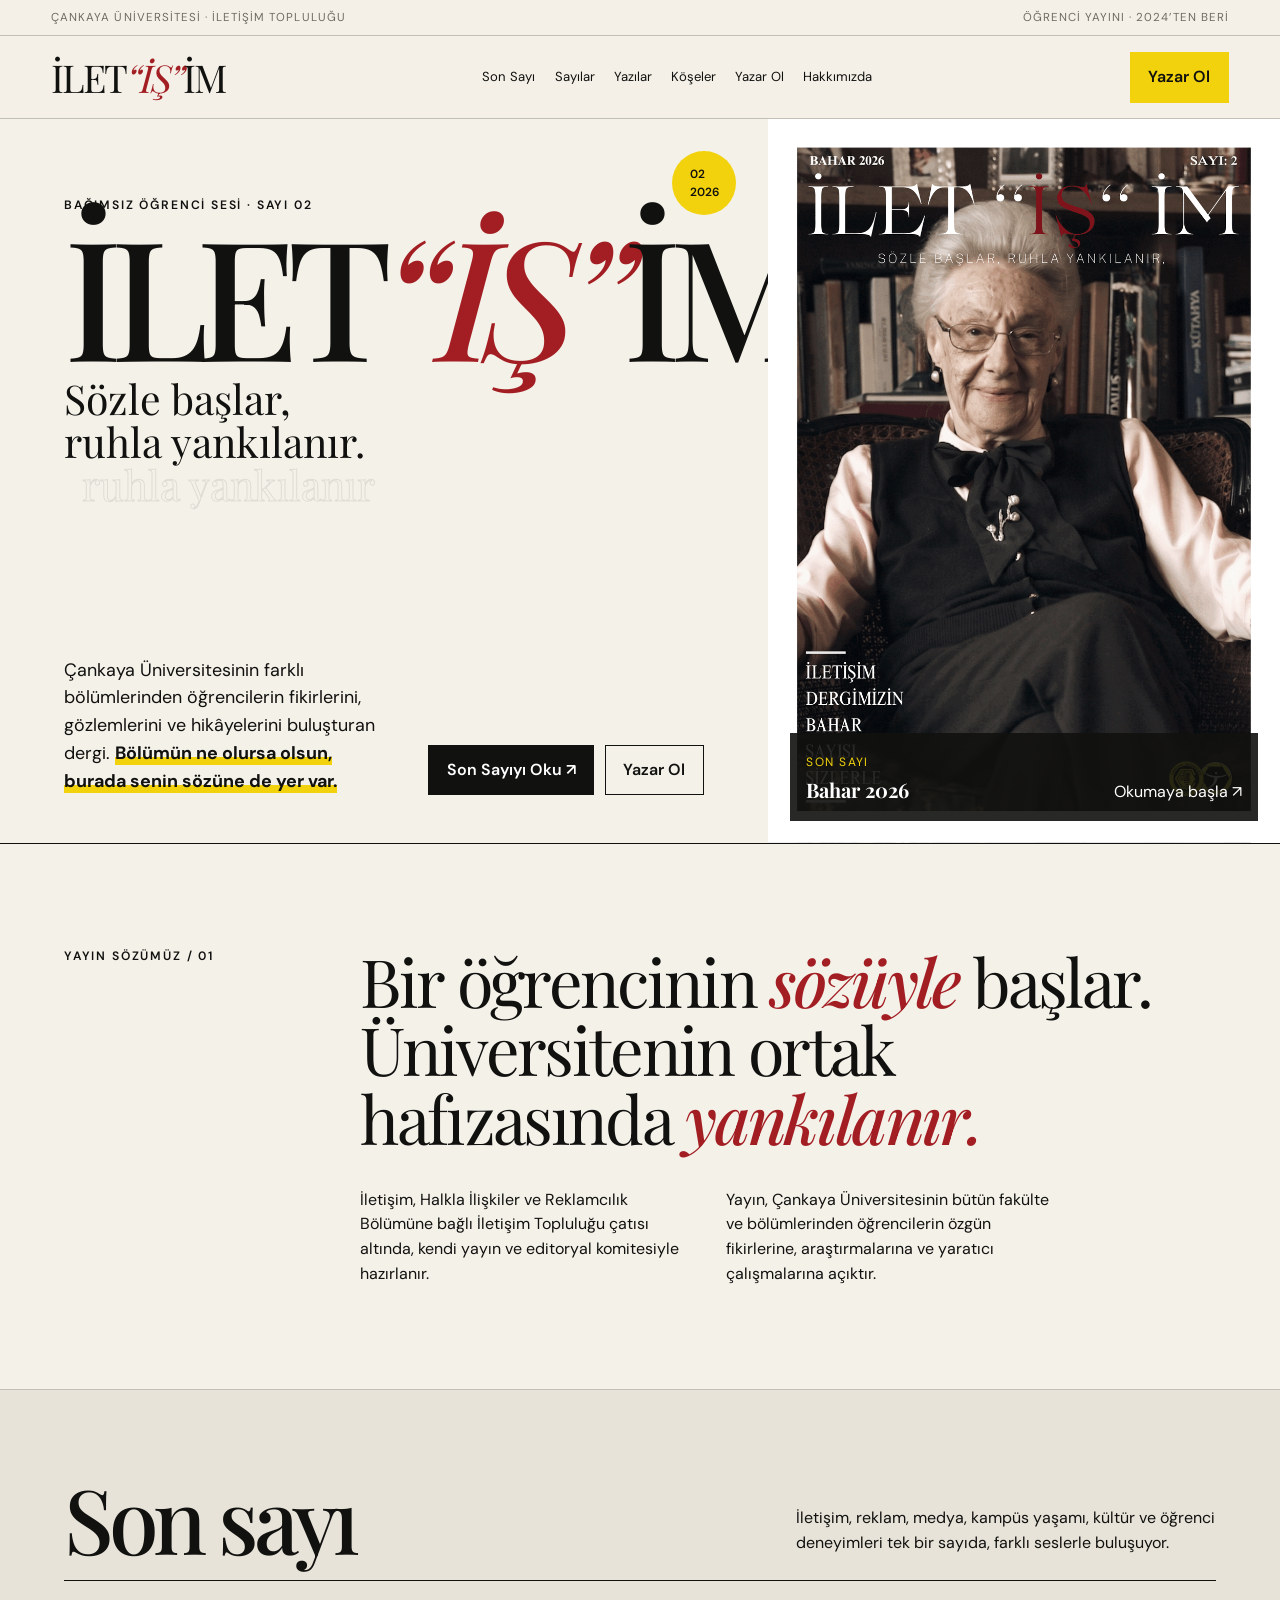
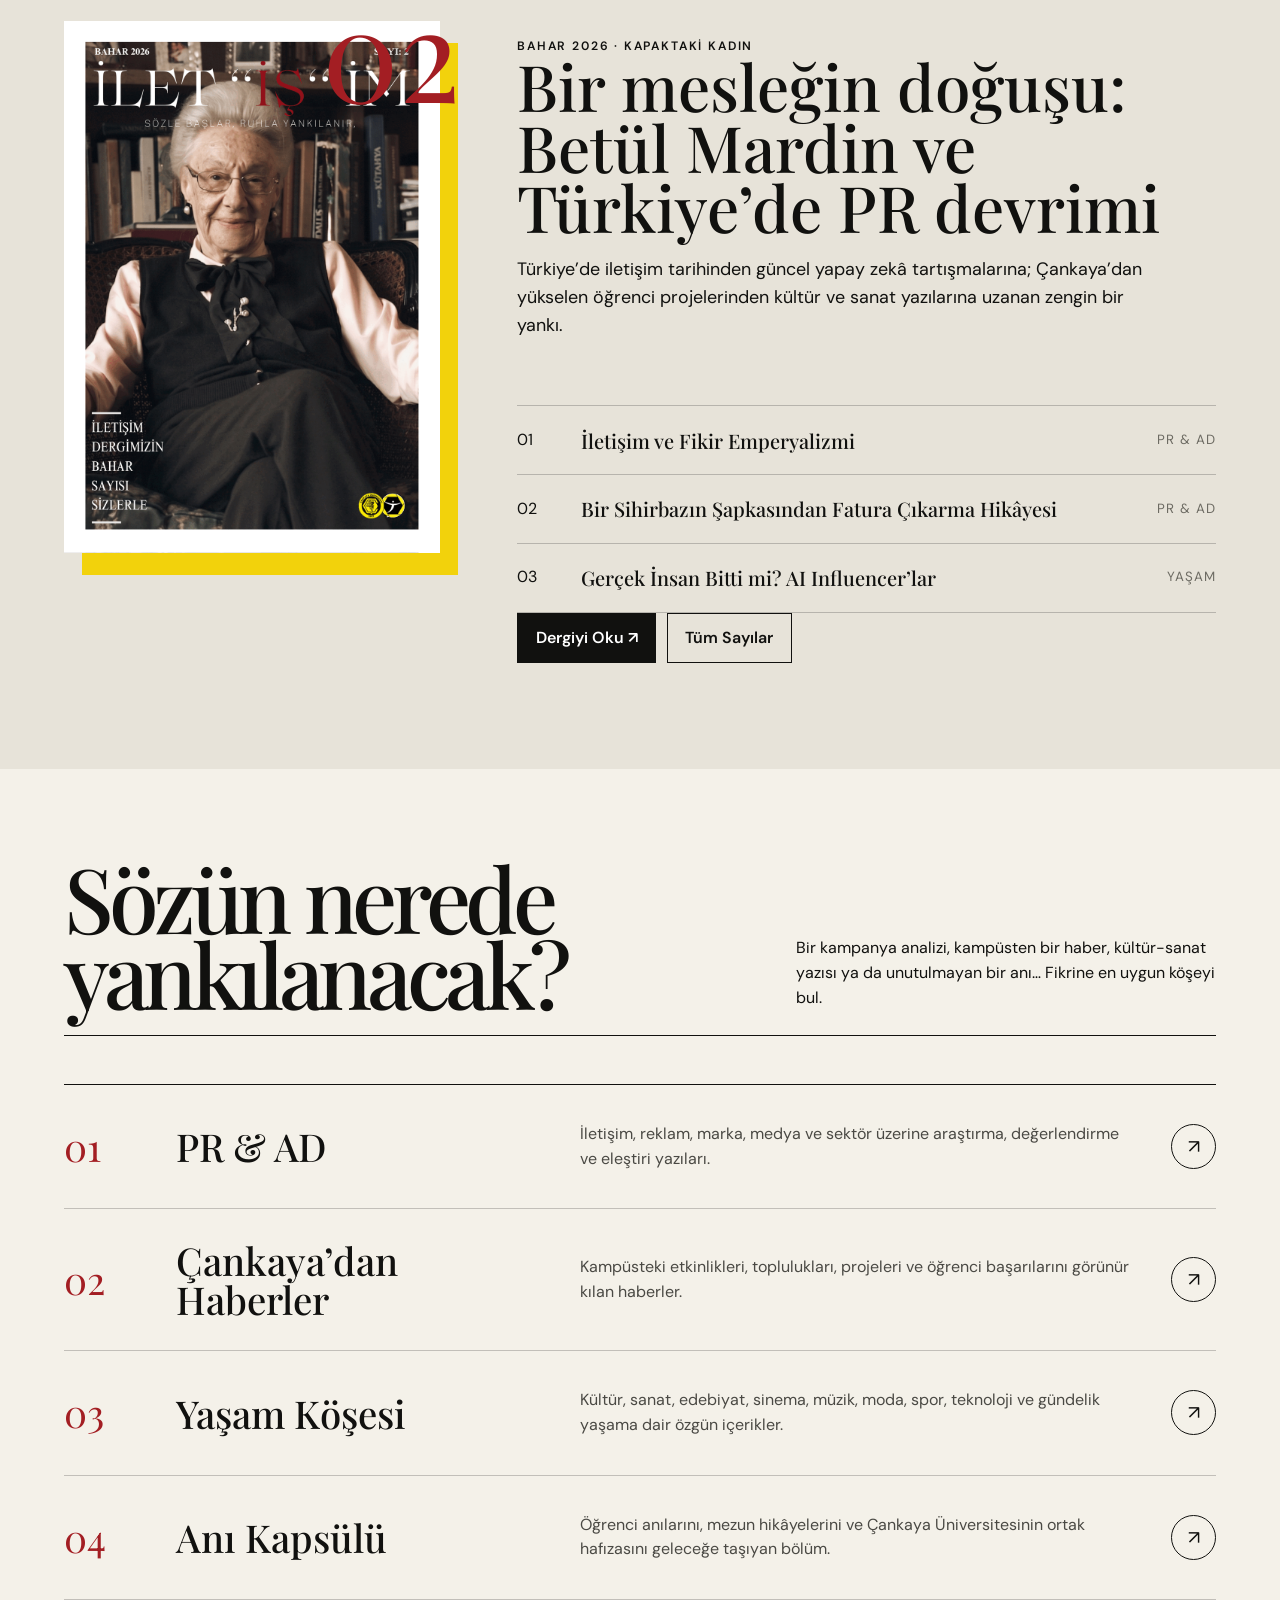
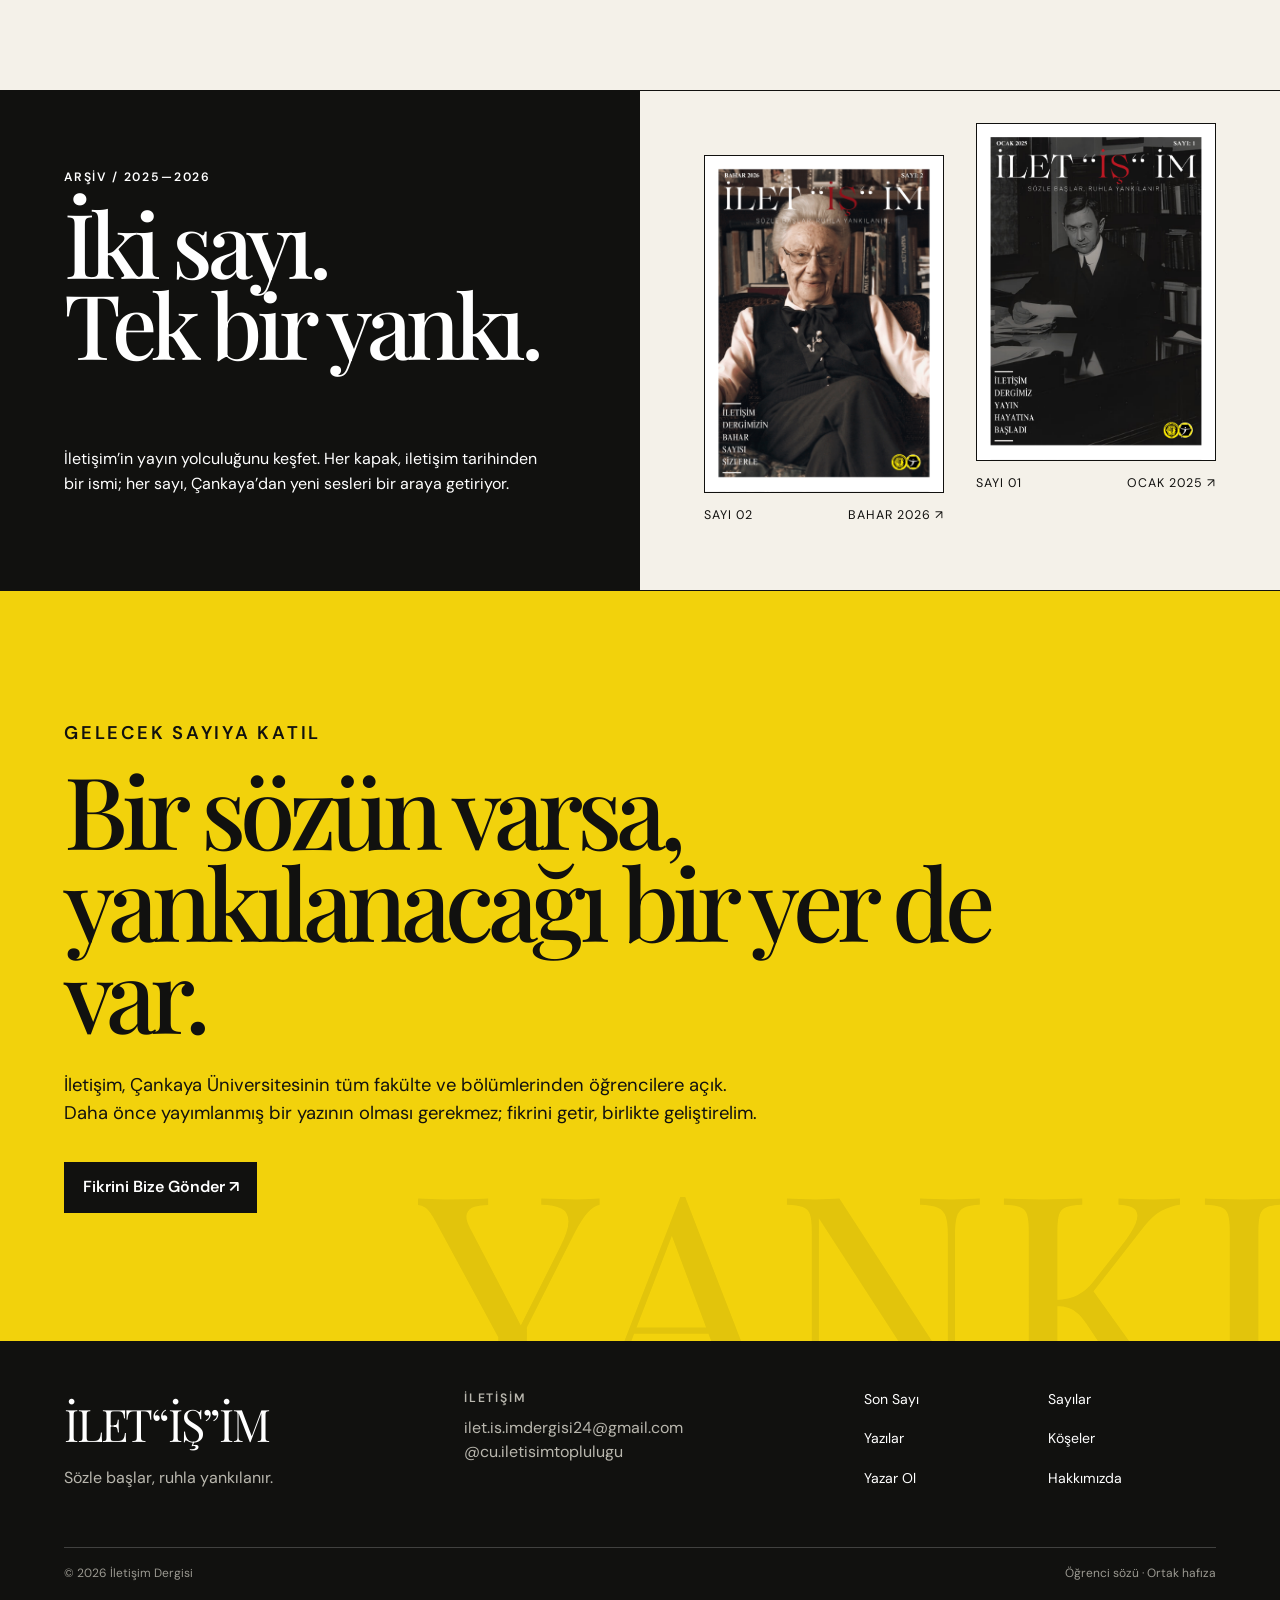
<file: index.html>
<!doctype html>
<html lang="tr">
<head>
  <meta charset="utf-8">
  <meta name="viewport" content="width=device-width, initial-scale=1">
  <title>İletişim Dergisi — Sözle başlar, ruhla yankılanır.</title>
  <meta name="description" content="Çankaya Üniversitesinin farklı bölümlerinden öğrencilerin sözlerini, fikirlerini ve hikâyelerini buluşturan İletişim Dergisi.">
  <link rel="preconnect" href="https://fonts.googleapis.com">
  <link rel="preconnect" href="https://fonts.gstatic.com" crossorigin>
  <link href="https://fonts.googleapis.com/css2?family=DM+Sans:wght@400;500;600&family=Playfair+Display:ital,wght@0,500;0,600;1,500&display=swap" rel="stylesheet">
  <link rel="icon" type="image/svg+xml" href="data:image/svg+xml,%3Csvg xmlns='http://www.w3.org/2000/svg' viewBox='0 0 64 64'%3E%3Crect width='64' height='64' fill='%23101010'/%3E%3Ccircle cx='48' cy='16' r='7' fill='%23f2d20c'/%3E%3Ctext x='10' y='47' font-family='serif' font-size='42' fill='white'%3EI%3C/text%3E%3C/svg%3E">
  <style>
    :root {
      --paper: #f4f1e9;
      --ink: #11110f;
      --muted: #6d6b63;
      --yellow: #f2d20c;
      --red: #a31e23;
      --line: rgba(17,17,15,.22);
      --serif: "Playfair Display", Georgia, serif;
      --sans: "DM Sans", Arial, sans-serif;
    }
    * { box-sizing: border-box; }
    html { scroll-behavior: smooth; }
    body { margin: 0; background: var(--paper); color: var(--ink); font-family: var(--sans); font-size: 16px; line-height: 1.55; }
    a { color: inherit; text-decoration: none; }
    img { display: block; max-width: 100%; }
    .page { width: min(1440px, 100%); margin: 0 auto; overflow: hidden; }
    .eyebrow { margin: 0; font-size: .76rem; font-weight: 600; letter-spacing: .15em; text-transform: uppercase; }
    .button { display: inline-flex; align-items: center; justify-content: center; min-height: 48px; padding: .75rem 1.1rem; border: 1px solid var(--ink); font-weight: 600; transition: .2s ease; }
    .button:hover, .button:focus-visible { background: var(--ink); color: var(--paper); }
    .button--yellow { background: var(--yellow); border-color: var(--yellow); color: var(--ink); }
    .button--yellow:hover, .button--yellow:focus-visible { background: var(--ink); border-color: var(--ink); color: white; }
    .button--dark { background: var(--ink); color: white; }
    .button--dark:hover, .button--dark:focus-visible { background: var(--yellow); border-color: var(--yellow); color: var(--ink); }

    header { position: relative; z-index: 5; border-bottom: 1px solid var(--line); background: rgba(244,241,233,.96); }
    .topline { display: flex; justify-content: space-between; align-items: center; gap: 1rem; padding: .55rem clamp(1.2rem,4vw,4rem); border-bottom: 1px solid var(--line); color: var(--muted); font-size: .72rem; letter-spacing: .09em; text-transform: uppercase; }
    .navrow { min-height: 82px; display: grid; grid-template-columns: auto 1fr auto; align-items: center; gap: 2rem; padding: 0 clamp(1.2rem,4vw,4rem); }
    .brand { font-family: var(--serif); font-size: clamp(1.7rem,3vw,2.7rem); letter-spacing: -.05em; }
    .brand .red { color: var(--red); font-style: italic; }
    nav { display: flex; justify-content: center; gap: clamp(.7rem,1.5vw,1.5rem); font-size: .82rem; }
    nav a { border-bottom: 1px solid transparent; padding: .4rem 0; }
    nav a:hover { border-color: var(--ink); }
    .menu-button { display: none; border: 0; background: transparent; font: inherit; font-weight: 600; }

    .hero { min-height: 720px; display: grid; grid-template-columns: minmax(0,1.2fr) minmax(330px,.8fr); border-bottom: 1px solid var(--ink); }
    .hero-copy { position: relative; min-width: 0; padding: clamp(2.5rem,6vw,6.5rem) clamp(1.2rem,5vw,5rem) 3rem; display: flex; flex-direction: column; justify-content: space-between; }
    .issue-mark { position: absolute; right: 2rem; top: 2rem; width: 4rem; height: 4rem; border-radius: 50%; display: grid; place-items: center; background: var(--yellow); font-weight: 600; font-size: .74rem; }
    .masthead { margin: .6rem 0 1rem; font-family: var(--serif); font-size: clamp(5rem,13vw,12rem); font-weight: 500; letter-spacing: -.075em; line-height: .82; }
    .masthead .red { color: var(--red); font-style: italic; }
    .motto { position: relative; margin: 0; font-family: var(--serif); font-size: clamp(1.7rem,3.2vw,3.5rem); line-height: 1.05; max-width: 720px; }
    .motto::after { content: "ruhla yankılanır"; position: absolute; left: 1.15rem; top: 100%; color: transparent; -webkit-text-stroke: 1px rgba(17,17,15,.13); opacity: .7; white-space: nowrap; pointer-events: none; }
    .hero-bottom { display: grid; grid-template-columns: minmax(0,1fr) auto; gap: 2rem; align-items: end; margin-top: 8rem; }
    .intro { margin: 0; max-width: 590px; font-size: clamp(1.05rem,1.4vw,1.25rem); }
    .intro strong { box-shadow: inset 0 -.45em var(--yellow); }
    .hero-actions { display: flex; flex-wrap: wrap; gap: .65rem; }
    .hero-cover { position: relative; min-height: 720px; background: #111; overflow: hidden; }
    .hero-cover img { width: 100%; height: 100%; object-fit: cover; object-position: center top; filter: saturate(.8) contrast(1.03); transition: transform .8s ease; }
    .hero-cover:hover img { transform: scale(1.018); }
    .cover-label { position: absolute; left: 1.4rem; right: 1.4rem; bottom: 1.4rem; display: flex; justify-content: space-between; gap: 1rem; align-items: end; padding: 1rem; background: rgba(17,17,15,.9); color: white; }
    .cover-label strong { display: block; font-family: var(--serif); font-size: 1.25rem; }
    .cover-label span { color: var(--yellow); font-size: .75rem; letter-spacing: .12em; text-transform: uppercase; }

    .manifesto { padding: clamp(4rem,8vw,8rem) clamp(1.2rem,5vw,5rem); display: grid; grid-template-columns: .45fr 1.55fr; gap: 3rem; border-bottom: 1px solid var(--line); }
    .manifesto blockquote { margin: 0; font-family: var(--serif); font-size: clamp(2.4rem,5.2vw,6rem); letter-spacing: -.04em; line-height: 1.03; }
    .manifesto blockquote em { color: var(--red); font-weight: 500; }
    .manifesto-note { max-width: 700px; margin-top: 2.2rem; display: grid; grid-template-columns: 1fr 1fr; gap: 2rem; }
    .manifesto-note p { margin: 0; }

    .section-head { display: flex; justify-content: space-between; align-items: end; gap: 2rem; padding-bottom: 1.5rem; border-bottom: 1px solid var(--ink); }
    .section-head h2 { margin: 0; font-family: var(--serif); font-size: clamp(3rem,7vw,7rem); font-weight: 500; letter-spacing: -.06em; line-height: .85; }
    .section-head p { max-width: 420px; margin: 0; }
    .latest { padding: clamp(4rem,7vw,7rem) clamp(1.2rem,5vw,5rem); background: #e7e3d9; }
    .latest-grid { margin-top: 2.5rem; display: grid; grid-template-columns: .7fr 1.3fr; gap: clamp(2rem,6vw,6rem); }
    .latest-cover { position: relative; }
    .latest-cover img { box-shadow: 18px 22px 0 var(--yellow); }
    .latest-cover::before { content: "02"; position: absolute; z-index: 2; right: -1.2rem; top: -2.2rem; font-family: var(--serif); font-size: 8rem; line-height: 1; color: var(--red); }
    .latest-copy { display: flex; flex-direction: column; justify-content: space-between; padding: 1rem 0; }
    .latest-copy h3 { margin: 0; font-family: var(--serif); font-size: clamp(2.5rem,5vw,5.2rem); line-height: .95; font-weight: 500; }
    .latest-copy .lead { max-width: 650px; font-size: 1.12rem; }
    .articles { border-top: 1px solid var(--line); margin-top: 3rem; }
    .article { display: grid; grid-template-columns: 3rem 1fr auto; gap: 1rem; padding: 1.15rem 0; border-bottom: 1px solid var(--line); align-items: center; }
    .article b { font-family: var(--serif); font-size: 1.25rem; font-weight: 500; }
    .article small { color: var(--muted); text-transform: uppercase; letter-spacing: .08em; }

    .sections { padding: clamp(4rem,7vw,7rem) clamp(1.2rem,5vw,5rem); }
    .section-list { margin-top: 3rem; border-top: 1px solid var(--ink); }
    .section-item { display: grid; grid-template-columns: 5rem .8fr 1.2fr auto; gap: 2rem; align-items: center; padding: 2rem 0; border-bottom: 1px solid var(--line); }
    .section-item .num { font-family: var(--serif); font-size: 2.4rem; color: var(--red); }
    .section-item h3 { margin: 0; font-family: var(--serif); font-size: clamp(1.8rem,3vw,3.3rem); font-weight: 500; line-height: 1; }
    .section-item p { margin: 0; max-width: 580px; color: #4a4944; }
    .arrow { width: 45px; height: 45px; border: 1px solid var(--ink); border-radius: 50%; display: grid; place-items: center; font-size: 1.2rem; }

    .archive { display: grid; grid-template-columns: 1fr 1fr; border-top: 1px solid var(--ink); border-bottom: 1px solid var(--ink); }
    .archive-intro { padding: clamp(3rem,6vw,6rem) clamp(1.2rem,5vw,5rem); background: var(--ink); color: white; display: flex; flex-direction: column; justify-content: space-between; }
    .archive-intro h2 { margin: 1rem 0; font-family: var(--serif); font-size: clamp(3.2rem,7vw,7rem); font-weight: 500; letter-spacing: -.06em; line-height: .9; }
    .archive-intro p { max-width: 480px; }
    .covers { display: grid; grid-template-columns: 1fr 1fr; gap: 2rem; padding: clamp(2rem,5vw,5rem); align-items: end; }
    .cover-card:nth-child(2) { transform: translateY(-2rem); }
    .cover-card img { border: 1px solid var(--ink); }
    .cover-meta { display: flex; justify-content: space-between; gap: .5rem; margin-top: .8rem; font-size: .78rem; text-transform: uppercase; letter-spacing: .08em; }

    .join { position: relative; padding: clamp(5rem,10vw,10rem) clamp(1.2rem,5vw,5rem); background: var(--yellow); overflow: hidden; }
    .join::after { content: "YANKI"; position: absolute; right: -1rem; bottom: -4rem; font-family: var(--serif); font-size: clamp(9rem,24vw,25rem); line-height: .75; color: rgba(17,17,15,.07); pointer-events: none; }
    .join-content { position: relative; z-index: 1; max-width: 950px; }
    .join h2 { margin: 1rem 0 2rem; font-family: var(--serif); font-size: clamp(3.2rem,7.8vw,8rem); font-weight: 500; letter-spacing: -.06em; line-height: .92; }
    .join p { max-width: 700px; font-size: 1.15rem; }
    .join .button { margin-top: 1rem; }

    footer { background: var(--ink); color: white; padding: 3rem clamp(1.2rem,5vw,5rem); }
    .footer-grid { display: grid; grid-template-columns: 1fr 1fr 1fr; gap: 3rem; }
    .footer-brand { font-family: var(--serif); font-size: 2.8rem; letter-spacing: -.05em; }
    footer p { color: #b9b7ae; margin: .5rem 0; }
    .footer-links { display: grid; grid-template-columns: 1fr 1fr; gap: .5rem 1rem; font-size: .88rem; }
    .copyright { display: flex; justify-content: space-between; gap: 1rem; margin-top: 3rem; padding-top: 1rem; border-top: 1px solid rgba(255,255,255,.2); color: #9b9991; font-size: .75rem; }

    @media (max-width: 980px) {
      .navrow { grid-template-columns: 1fr auto; }
      nav { display: none; position: absolute; left: 0; right: 0; top: 100%; flex-direction: column; padding: 1.5rem; background: var(--paper); border-bottom: 1px solid var(--ink); }
      nav.open { display: flex; }
      .menu-button { display: block; }
      .navrow > .button { display: none; }
      .hero { grid-template-columns: 1fr; }
      .hero-copy { min-height: 610px; }
      .hero-cover { min-height: 620px; }
      .manifesto { grid-template-columns: 1fr; }
      .latest-grid { grid-template-columns: .8fr 1.2fr; }
      .section-item { grid-template-columns: 3rem 1fr auto; }
      .section-item p { grid-column: 2 / 4; }
      .archive { grid-template-columns: 1fr; }
    }
    @media (max-width: 680px) {
      .topline span:last-child { display: none; }
      .navrow { min-height: 68px; }
      .hero { min-height: auto; }
      .hero-copy { min-height: 560px; padding-top: 3rem; }
      .issue-mark { width: 3.2rem; height: 3.2rem; right: 1rem; top: 1rem; }
      .masthead { font-size: clamp(4.1rem,22vw,7rem); }
      .motto::after { white-space: normal; }
      .hero-bottom { grid-template-columns: 1fr; margin-top: 6rem; }
      .hero-cover { min-height: 570px; }
      .manifesto-note { grid-template-columns: 1fr; }
      .section-head { align-items: start; flex-direction: column; }
      .latest-grid { grid-template-columns: 1fr; }
      .latest-cover { width: 82%; }
      .latest-cover::before { right: -2.5rem; font-size: 6rem; }
      .article { grid-template-columns: 2rem 1fr; }
      .article small { grid-column: 2; }
      .section-item { grid-template-columns: 2.3rem 1fr auto; gap: 1rem; }
      .covers { gap: 1rem; }
      .cover-card:nth-child(2) { transform: translateY(-1rem); }
      .footer-grid { grid-template-columns: 1fr; }
      .copyright { flex-direction: column; }
    }
  </style>
</head>
<body>
  <div class="page">
    <header>
      <div class="topline"><span>Çankaya Üniversitesi · İletişim Topluluğu</span><span>Öğrenci yayını · 2024’ten beri</span></div>
      <div class="navrow">
        <a class="brand" href="#ana" aria-label="İletişim ana sayfa">İLET<span class="red">“İŞ”</span>İM</a>
        <nav id="site-nav" aria-label="Ana menü">
          <a href="son-sayi.html">Son Sayı</a><a href="sayilar.html">Sayılar</a><a href="yazilar.html">Yazılar</a><a href="koseler.html">Köşeler</a><a href="yazar-ol.html">Yazar Ol</a><a href="hakkimizda.html">Hakkımızda</a>
        </nav>
        <a class="button button--yellow" href="yazar-ol.html">Yazar Ol</a>
        <button class="menu-button" type="button" aria-expanded="false" aria-controls="site-nav">Menü</button>
      </div>
    </header>

    <main>
      <section class="hero" id="ana">
        <div class="hero-copy">
          <div>
            <p class="eyebrow">Bağımsız öğrenci sesi · Sayı 02</p>
            <div class="masthead" aria-label="İletişim">İLET<span class="red">“İŞ”</span>İM</div>
            <p class="motto">Sözle başlar,<br>ruhla yankılanır.</p>
          </div>
          <div class="hero-bottom">
            <p class="intro">Çankaya Üniversitesinin farklı bölümlerinden öğrencilerin fikirlerini, gözlemlerini ve hikâyelerini buluşturan dergi. <strong>Bölümün ne olursa olsun, burada senin sözüne de yer var.</strong></p>
            <div class="hero-actions"><a class="button button--dark" href="oku.html?sayi=02">Son Sayıyı Oku ↗</a><a class="button" href="yazar-ol.html">Yazar Ol</a></div>
          </div>
          <div class="issue-mark">02<br>2026</div>
        </div>
        <a class="hero-cover" href="oku.html?sayi=02" aria-label="Bahar 2026 ikinci sayıyı oku">
          <img src="assets/sayi-02-kapak.png" alt="İletişim Dergisi Bahar 2026 Sayı 2 kapağı, Betül Mardin">
          <div class="cover-label"><div><span>Son sayı</span><strong>Bahar 2026</strong></div><div>Okumaya başla ↗</div></div>
        </a>
      </section>

      <section class="manifesto" id="hakkimizda">
        <p class="eyebrow">Yayın sözümüz / 01</p>
        <div>
          <blockquote>Bir öğrencinin <em>sözüyle</em> başlar. Üniversitenin ortak hafızasında <em>yankılanır.</em></blockquote>
          <div class="manifesto-note"><p>İletişim, Halkla İlişkiler ve Reklamcılık Bölümüne bağlı İletişim Topluluğu çatısı altında, kendi yayın ve editoryal komitesiyle hazırlanır.</p><p>Yayın, Çankaya Üniversitesinin bütün fakülte ve bölümlerinden öğrencilerin özgün fikirlerine, araştırmalarına ve yaratıcı çalışmalarına açıktır.</p></div>
        </div>
      </section>

      <section class="latest" id="son-sayi">
        <div class="section-head"><h2>Son sayı</h2><p>İletişim, reklam, medya, kampüs yaşamı, kültür ve öğrenci deneyimleri tek bir sayıda, farklı seslerle buluşuyor.</p></div>
        <div class="latest-grid">
          <a class="latest-cover" href="oku.html?sayi=02"><img src="assets/sayi-02-kapak.png" alt="İletişim Dergisi ikinci sayı kapağı"></a>
          <div class="latest-copy">
            <div><p class="eyebrow">Bahar 2026 · Kapaktaki Kadın</p><h3>Bir mesleğin doğuşu: Betül Mardin ve Türkiye’de PR devrimi</h3><p class="lead">Türkiye’de iletişim tarihinden güncel yapay zekâ tartışmalarına; Çankaya’dan yükselen öğrenci projelerinden kültür ve sanat yazılarına uzanan zengin bir yankı.</p></div>
            <div class="articles" id="yazilar">
              <div class="article"><span>01</span><b>İletişim ve Fikir Emperyalizmi</b><small>PR & AD</small></div>
              <div class="article"><span>02</span><b>Bir Sihirbazın Şapkasından Fatura Çıkarma Hikâyesi</b><small>PR & AD</small></div>
              <div class="article"><span>03</span><b>Gerçek İnsan Bitti mi? AI Influencer’lar</b><small>Yaşam</small></div>
            </div>
            <div class="hero-actions"><a class="button button--dark" href="oku.html?sayi=02">Dergiyi Oku ↗</a><a class="button" href="sayilar.html">Tüm Sayılar</a></div>
          </div>
        </div>
      </section>

      <section class="sections" id="koseler">
        <div class="section-head"><h2>Sözün nerede<br>yankılanacak?</h2><p>Bir kampanya analizi, kampüsten bir haber, kültür-sanat yazısı ya da unutulmayan bir anı… Fikrine en uygun köşeyi bul.</p></div>
        <div class="section-list">
          <div class="section-item"><span class="num">01</span><h3>PR & AD</h3><p>İletişim, reklam, marka, medya ve sektör üzerine araştırma, değerlendirme ve eleştiri yazıları.</p><span class="arrow">↗</span></div>
          <div class="section-item"><span class="num">02</span><h3>Çankaya’dan Haberler</h3><p>Kampüsteki etkinlikleri, toplulukları, projeleri ve öğrenci başarılarını görünür kılan haberler.</p><span class="arrow">↗</span></div>
          <div class="section-item"><span class="num">03</span><h3>Yaşam Köşesi</h3><p>Kültür, sanat, edebiyat, sinema, müzik, moda, spor, teknoloji ve gündelik yaşama dair özgün içerikler.</p><span class="arrow">↗</span></div>
          <div class="section-item"><span class="num">04</span><h3>Anı Kapsülü</h3><p>Öğrenci anılarını, mezun hikâyelerini ve Çankaya Üniversitesinin ortak hafızasını geleceğe taşıyan bölüm.</p><span class="arrow">↗</span></div>
        </div>
      </section>

      <section class="archive" id="sayilar">
        <div class="archive-intro"><div><p class="eyebrow">Arşiv / 2025—2026</p><h2>İki sayı.<br>Tek bir yankı.</h2></div><p>İletişim’in yayın yolculuğunu keşfet. Her kapak, iletişim tarihinden bir ismi; her sayı, Çankaya’dan yeni sesleri bir araya getiriyor.</p></div>
        <div class="covers">
          <a class="cover-card" href="oku.html?sayi=02"><img src="assets/sayi-02-kapak.png" alt="İletişim Dergisi Sayı 2"><div class="cover-meta"><span>Sayı 02</span><span>Bahar 2026 ↗</span></div></a>
          <a class="cover-card" href="oku.html?sayi=01"><img src="assets/sayi-01-kapak.png" alt="İletişim Dergisi Sayı 1"><div class="cover-meta"><span>Sayı 01</span><span>Ocak 2025 ↗</span></div></a>
        </div>
      </section>

      <section class="join" id="yazar-ol">
        <div class="join-content"><p class="eyebrow">Gelecek sayıya katıl</p><h2>Bir sözün varsa,<br>yankılanacağı bir yer de var.</h2><p>İletişim, Çankaya Üniversitesinin tüm fakülte ve bölümlerinden öğrencilere açık. Daha önce yayımlanmış bir yazının olması gerekmez; fikrini getir, birlikte geliştirelim.</p><a class="button button--dark" href="yazar-ol.html">Fikrini Bize Gönder ↗</a></div>
      </section>
    </main>

    <footer>
      <div class="footer-grid"><div><div class="footer-brand">İLET“İŞ”İM</div><p>Sözle başlar, ruhla yankılanır.</p></div><div><p class="eyebrow">İletişim</p><p><a href="mailto:ilet.is.imdergisi24@gmail.com">ilet.is.imdergisi24@gmail.com</a><br><a href="https://www.instagram.com/cu.iletisimtoplulugu/" target="_blank" rel="noreferrer">@cu.iletisimtoplulugu</a></p></div><div class="footer-links"><a href="son-sayi.html">Son Sayı</a><a href="sayilar.html">Sayılar</a><a href="yazilar.html">Yazılar</a><a href="koseler.html">Köşeler</a><a href="yazar-ol.html">Yazar Ol</a><a href="hakkimizda.html">Hakkımızda</a></div></div>
      <div class="copyright"><span>© 2026 İletişim Dergisi</span><span>Öğrenci sözü · Ortak hafıza</span></div>
    </footer>
  </div>
  <script>
    const menuButton = document.querySelector('.menu-button');
    const nav = document.querySelector('#site-nav');
    menuButton.addEventListener('click', () => {
      const open = nav.classList.toggle('open');
      menuButton.setAttribute('aria-expanded', String(open));
    });
    nav.addEventListener('click', () => {
      nav.classList.remove('open');
      menuButton.setAttribute('aria-expanded', 'false');
    });
  </script>
</body>
</html>
</file>
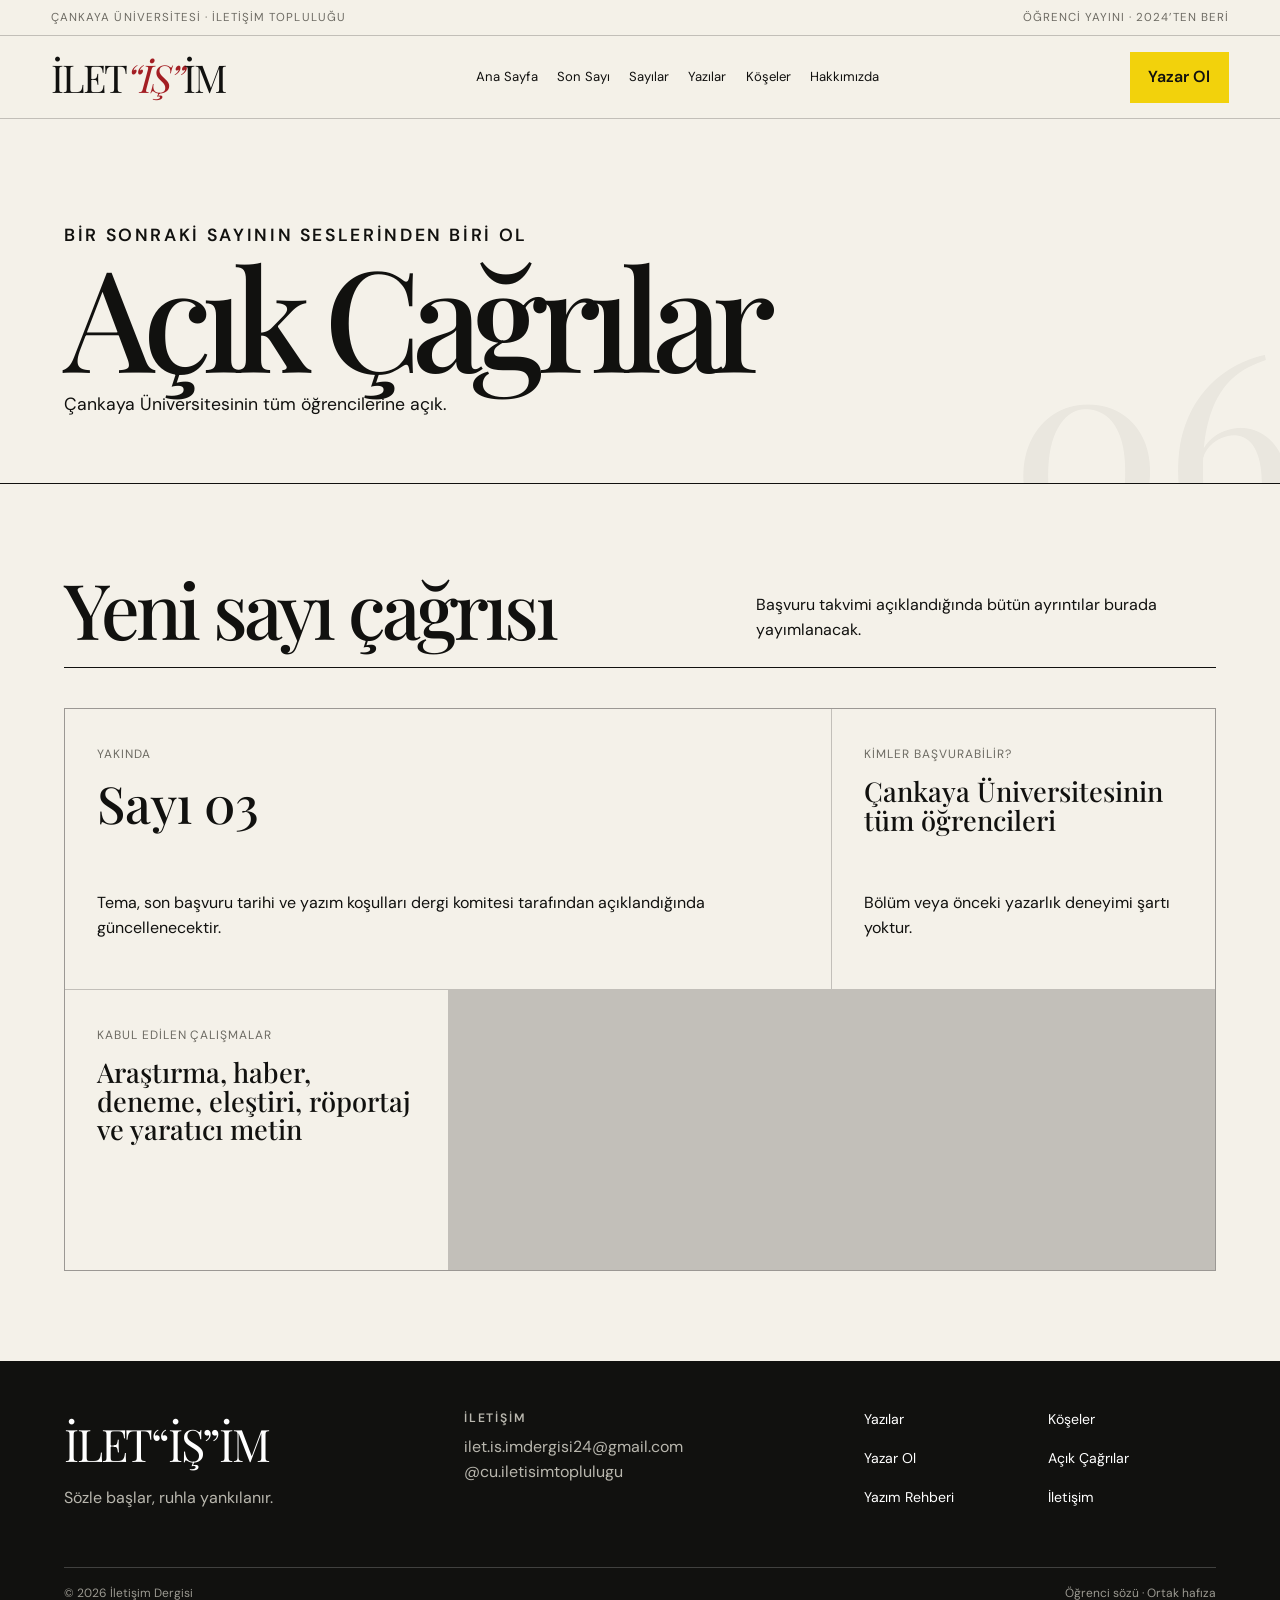
<file: acik-cagrilar.html>
<!doctype html>
<html lang="tr">
<head>
<meta charset="utf-8">
<meta name="viewport" content="width=device-width,initial-scale=1">
<title>İletişim Dergisi</title>
<link rel="preconnect" href="https://fonts.googleapis.com">
<link rel="preconnect" href="https://fonts.gstatic.com" crossorigin>
<link href="https://fonts.googleapis.com/css2?family=DM+Sans:wght@400;500;600&family=Playfair+Display:ital,wght@0,500;0,600;1,500&display=swap" rel="stylesheet">
<link rel="stylesheet" href="assets/inner.css">
<link rel="stylesheet" href="assets/extra.css">
<link rel="icon" type="image/svg+xml" href="data:image/svg+xml,%3Csvg xmlns='http://www.w3.org/2000/svg' viewBox='0 0 64 64'%3E%3Crect width='64' height='64' fill='%23101010'/%3E%3Ccircle cx='48' cy='16' r='7' fill='%23f2d20c'/%3E%3Ctext x='10' y='47' font-family='serif' font-size='42' fill='white'%3EI%3C/text%3E%3C/svg%3E">
</head>
<body data-page="acik-cagrilar">
<div id="app">
</div>
<script src="assets/pages.js?v=20260914-2">
</script>
</body>
</html>
</file>
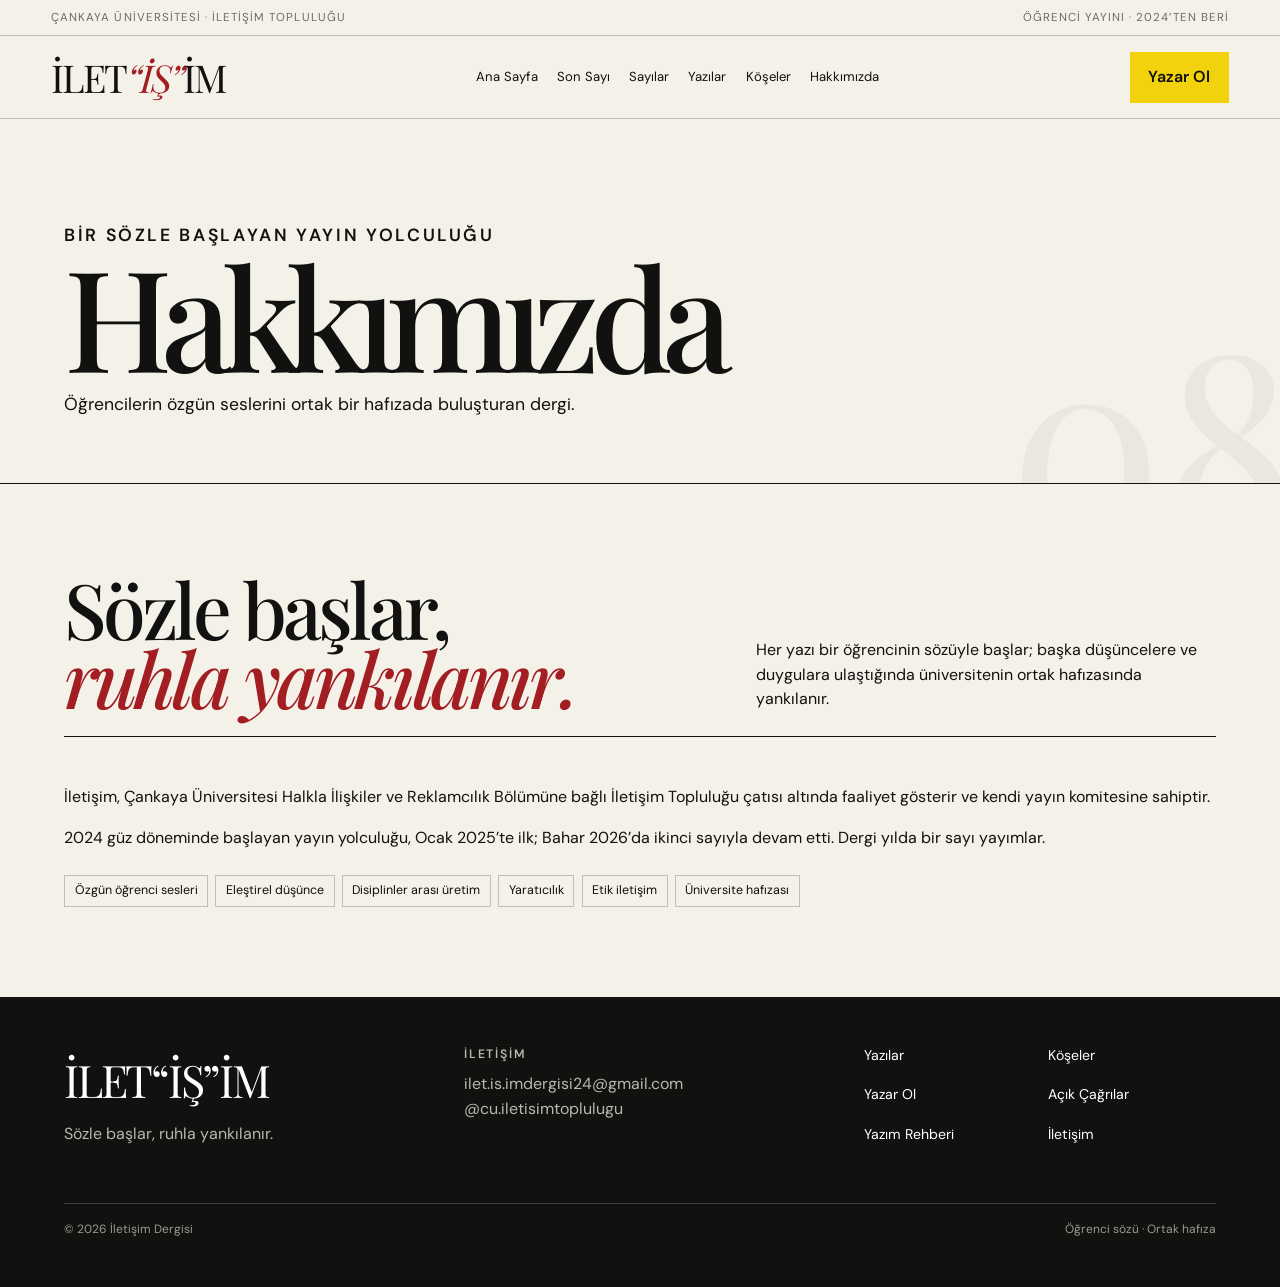
<file: hakkimizda.html>
<!doctype html>
<html lang="tr">
<head>
<meta charset="utf-8">
<meta name="viewport" content="width=device-width,initial-scale=1">
<title>İletişim Dergisi</title>
<link rel="preconnect" href="https://fonts.googleapis.com">
<link rel="preconnect" href="https://fonts.gstatic.com" crossorigin>
<link href="https://fonts.googleapis.com/css2?family=DM+Sans:wght@400;500;600&family=Playfair+Display:ital,wght@0,500;0,600;1,500&display=swap" rel="stylesheet">
<link rel="stylesheet" href="assets/inner.css">
<link rel="stylesheet" href="assets/extra.css">
<link rel="icon" type="image/svg+xml" href="data:image/svg+xml,%3Csvg xmlns='http://www.w3.org/2000/svg' viewBox='0 0 64 64'%3E%3Crect width='64' height='64' fill='%23101010'/%3E%3Ccircle cx='48' cy='16' r='7' fill='%23f2d20c'/%3E%3Ctext x='10' y='47' font-family='serif' font-size='42' fill='white'%3EI%3C/text%3E%3C/svg%3E">
</head>
<body data-page="hakkimizda">
<div id="app">
</div>
<script src="assets/pages.js?v=20260914-2">
</script>
</body>
</html>
</file>
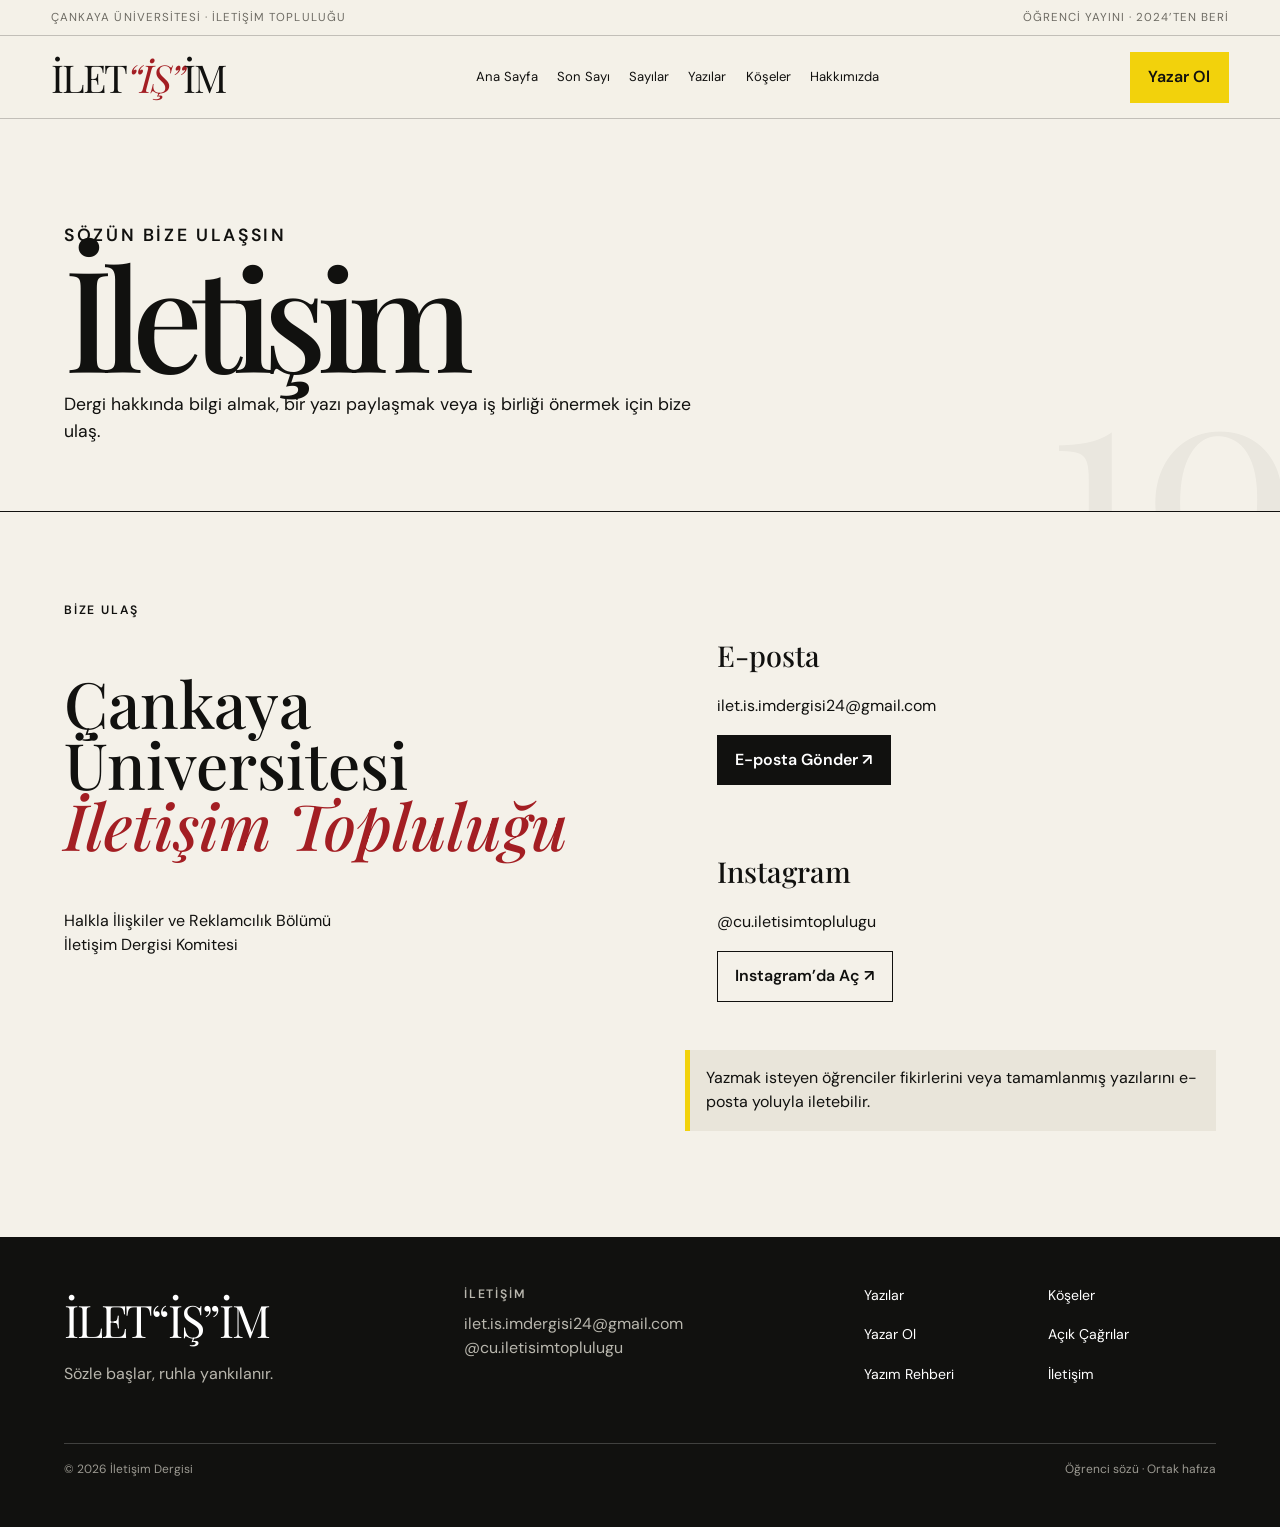
<file: iletisim.html>
<!doctype html>
<html lang="tr">
<head>
<meta charset="utf-8">
<meta name="viewport" content="width=device-width,initial-scale=1">
<title>İletişim Dergisi</title>
<link rel="preconnect" href="https://fonts.googleapis.com">
<link rel="preconnect" href="https://fonts.gstatic.com" crossorigin>
<link href="https://fonts.googleapis.com/css2?family=DM+Sans:wght@400;500;600&family=Playfair+Display:ital,wght@0,500;0,600;1,500&display=swap" rel="stylesheet">
<link rel="stylesheet" href="assets/inner.css">
<link rel="stylesheet" href="assets/extra.css">
<link rel="icon" type="image/svg+xml" href="data:image/svg+xml,%3Csvg xmlns='http://www.w3.org/2000/svg' viewBox='0 0 64 64'%3E%3Crect width='64' height='64' fill='%23101010'/%3E%3Ccircle cx='48' cy='16' r='7' fill='%23f2d20c'/%3E%3Ctext x='10' y='47' font-family='serif' font-size='42' fill='white'%3EI%3C/text%3E%3C/svg%3E">
</head>
<body data-page="iletisim">
<div id="app">
</div>
<script src="assets/pages.js?v=20260914-2">
</script>
</body>
</html>
</file>
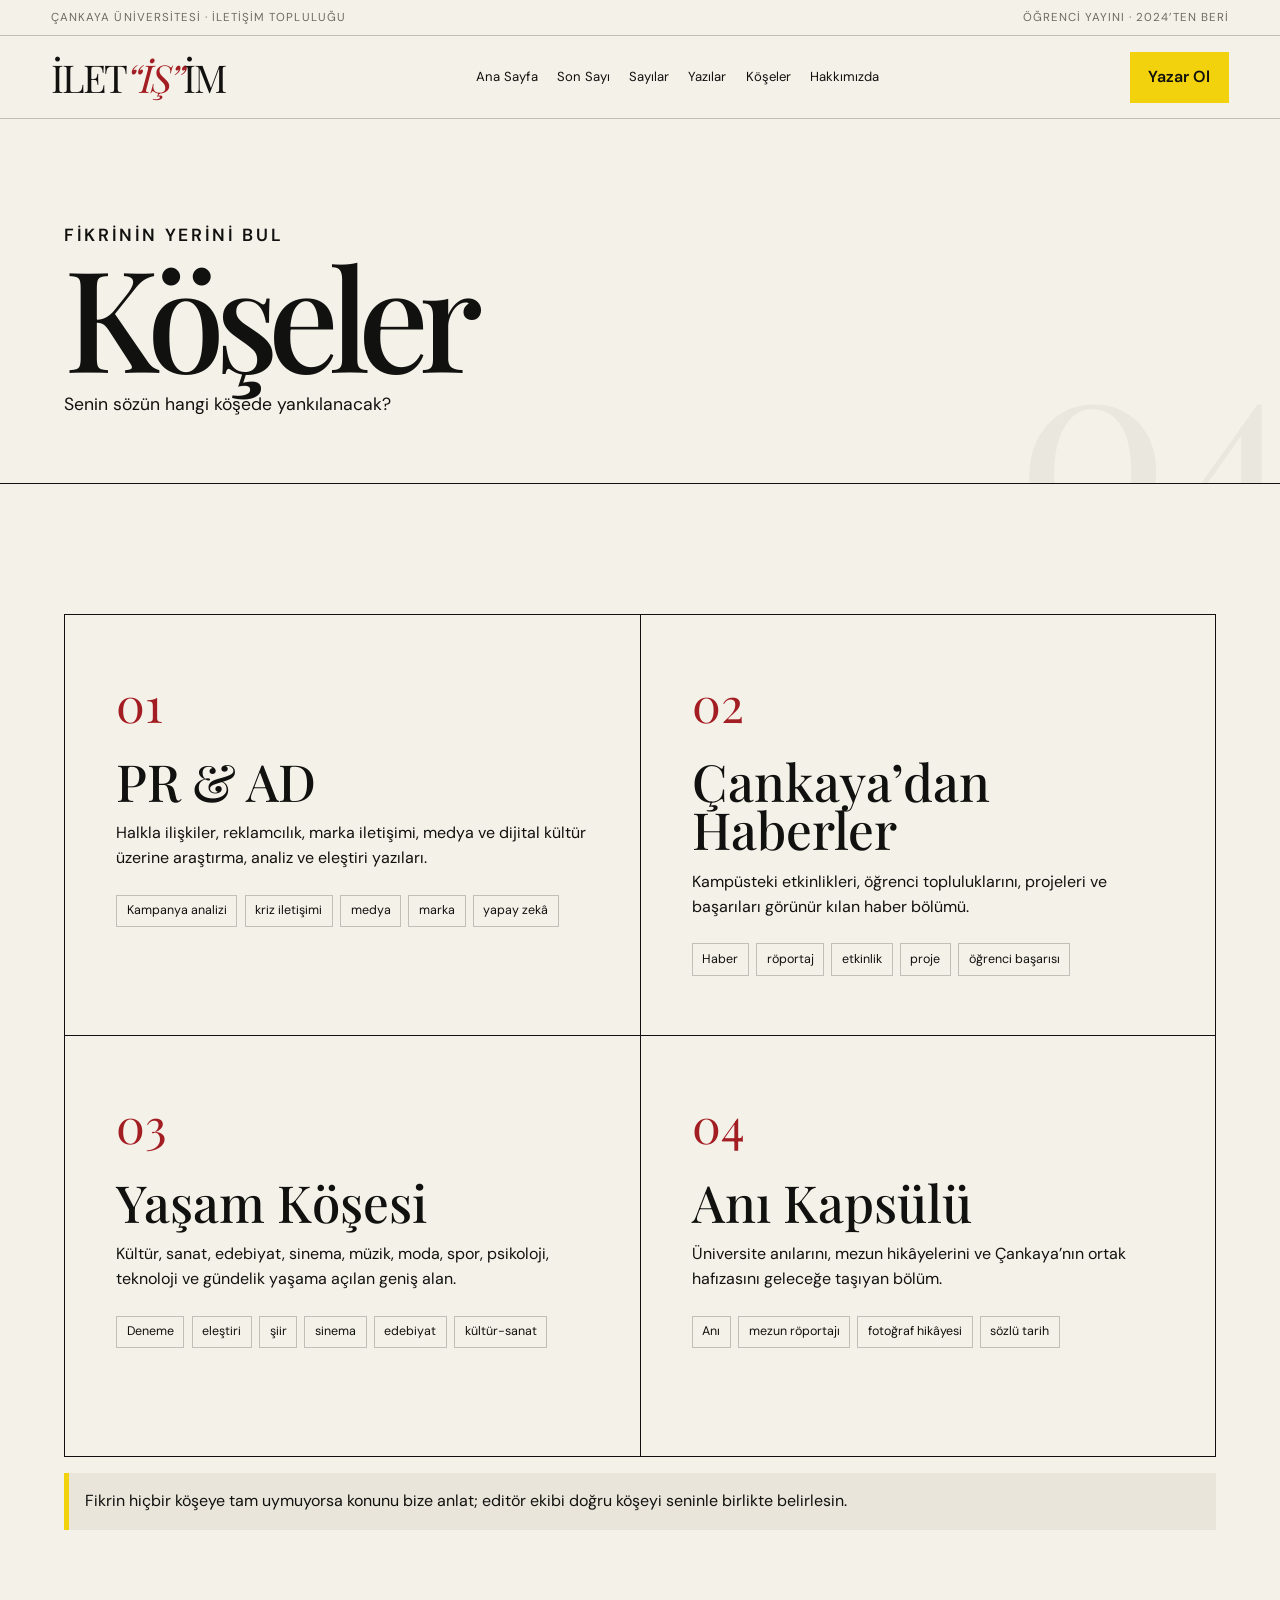
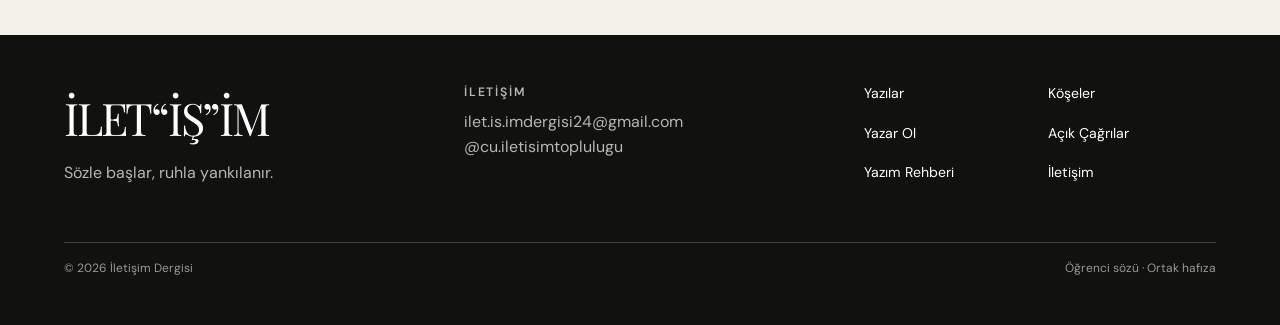
<file: koseler.html>
<!doctype html>
<html lang="tr">
<head>
<meta charset="utf-8">
<meta name="viewport" content="width=device-width,initial-scale=1">
<title>İletişim Dergisi</title>
<link rel="preconnect" href="https://fonts.googleapis.com">
<link rel="preconnect" href="https://fonts.gstatic.com" crossorigin>
<link href="https://fonts.googleapis.com/css2?family=DM+Sans:wght@400;500;600&family=Playfair+Display:ital,wght@0,500;0,600;1,500&display=swap" rel="stylesheet">
<link rel="stylesheet" href="assets/inner.css">
<link rel="stylesheet" href="assets/extra.css">
<link rel="icon" type="image/svg+xml" href="data:image/svg+xml,%3Csvg xmlns='http://www.w3.org/2000/svg' viewBox='0 0 64 64'%3E%3Crect width='64' height='64' fill='%23101010'/%3E%3Ccircle cx='48' cy='16' r='7' fill='%23f2d20c'/%3E%3Ctext x='10' y='47' font-family='serif' font-size='42' fill='white'%3EI%3C/text%3E%3C/svg%3E">
</head>
<body data-page="koseler">
<div id="app">
</div>
<script src="assets/pages.js?v=20260914-2">
</script>
</body>
</html>
</file>
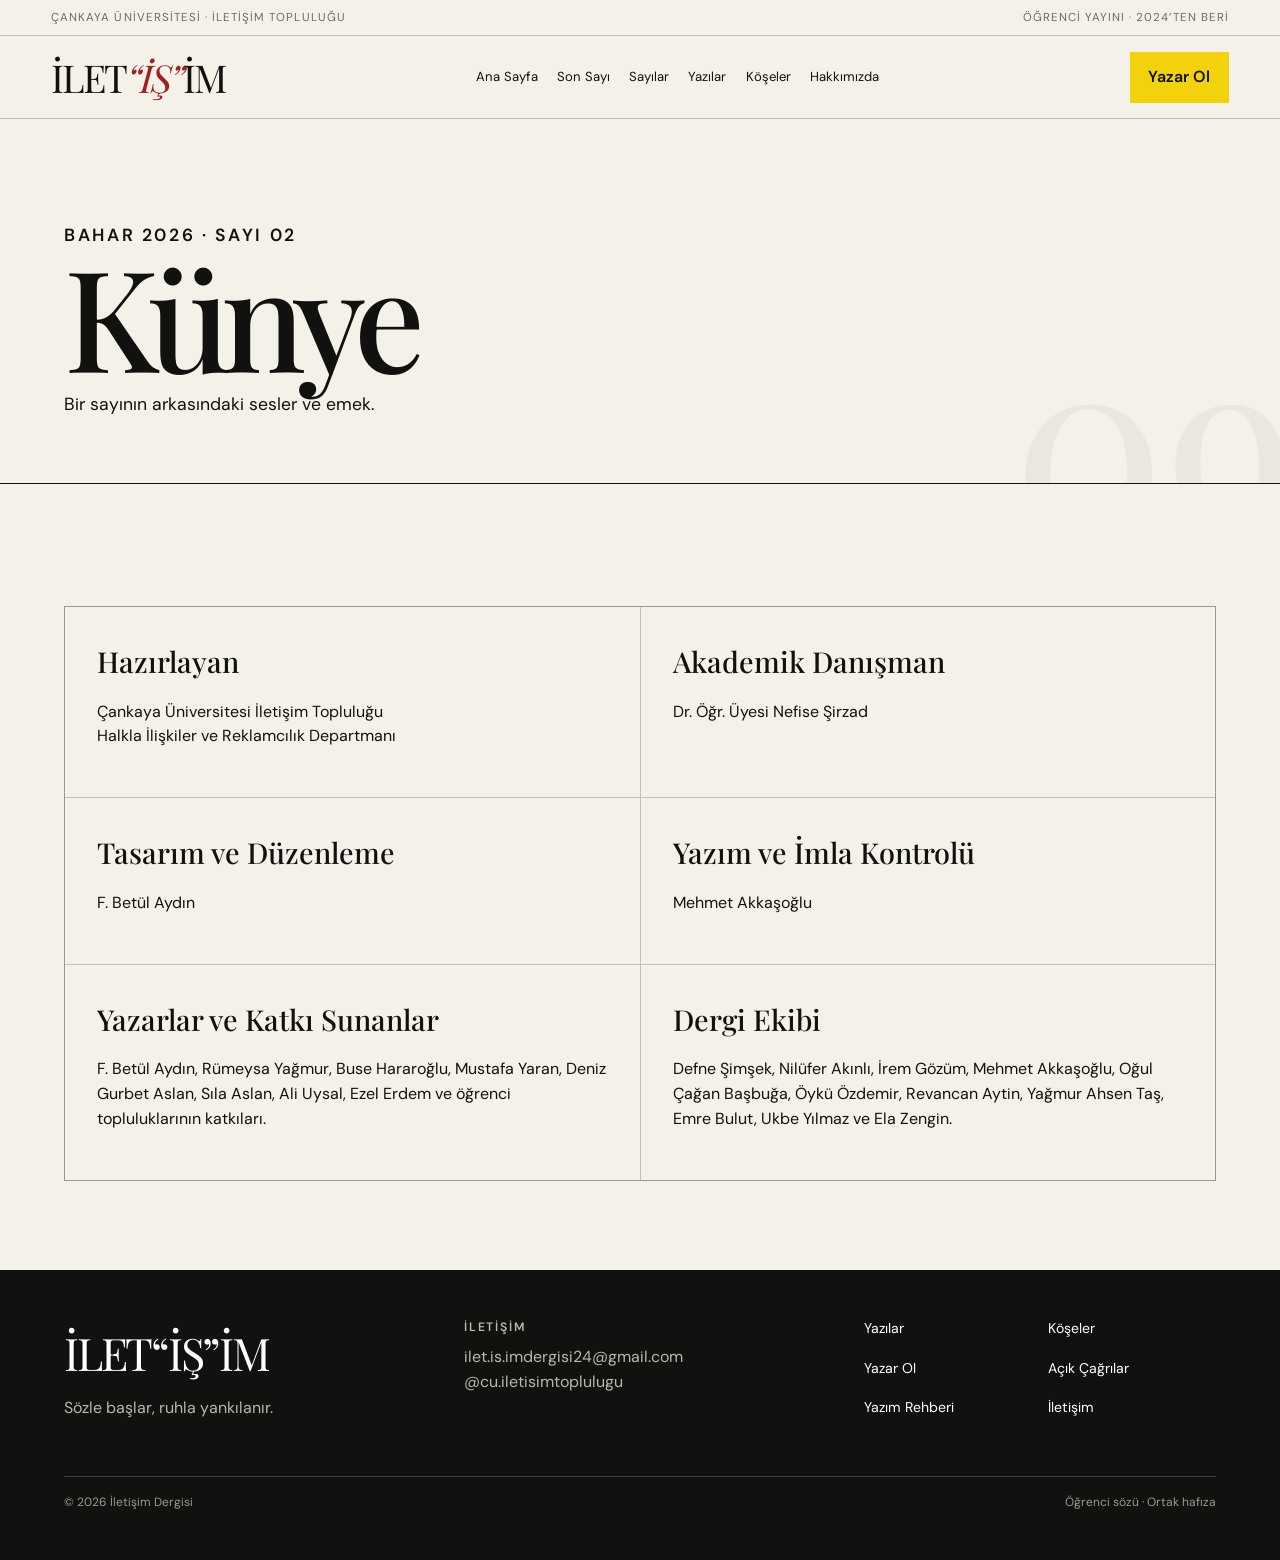
<file: kunye.html>
<!doctype html>
<html lang="tr">
<head>
<meta charset="utf-8">
<meta name="viewport" content="width=device-width,initial-scale=1">
<title>İletişim Dergisi</title>
<link rel="preconnect" href="https://fonts.googleapis.com">
<link rel="preconnect" href="https://fonts.gstatic.com" crossorigin>
<link href="https://fonts.googleapis.com/css2?family=DM+Sans:wght@400;500;600&family=Playfair+Display:ital,wght@0,500;0,600;1,500&display=swap" rel="stylesheet">
<link rel="stylesheet" href="assets/inner.css">
<link rel="stylesheet" href="assets/extra.css">
<link rel="icon" type="image/svg+xml" href="data:image/svg+xml,%3Csvg xmlns='http://www.w3.org/2000/svg' viewBox='0 0 64 64'%3E%3Crect width='64' height='64' fill='%23101010'/%3E%3Ccircle cx='48' cy='16' r='7' fill='%23f2d20c'/%3E%3Ctext x='10' y='47' font-family='serif' font-size='42' fill='white'%3EI%3C/text%3E%3C/svg%3E">
</head>
<body data-page="kunye">
<div id="app">
</div>
<script src="assets/pages.js?v=20260914-2">
</script>
</body>
</html>
</file>
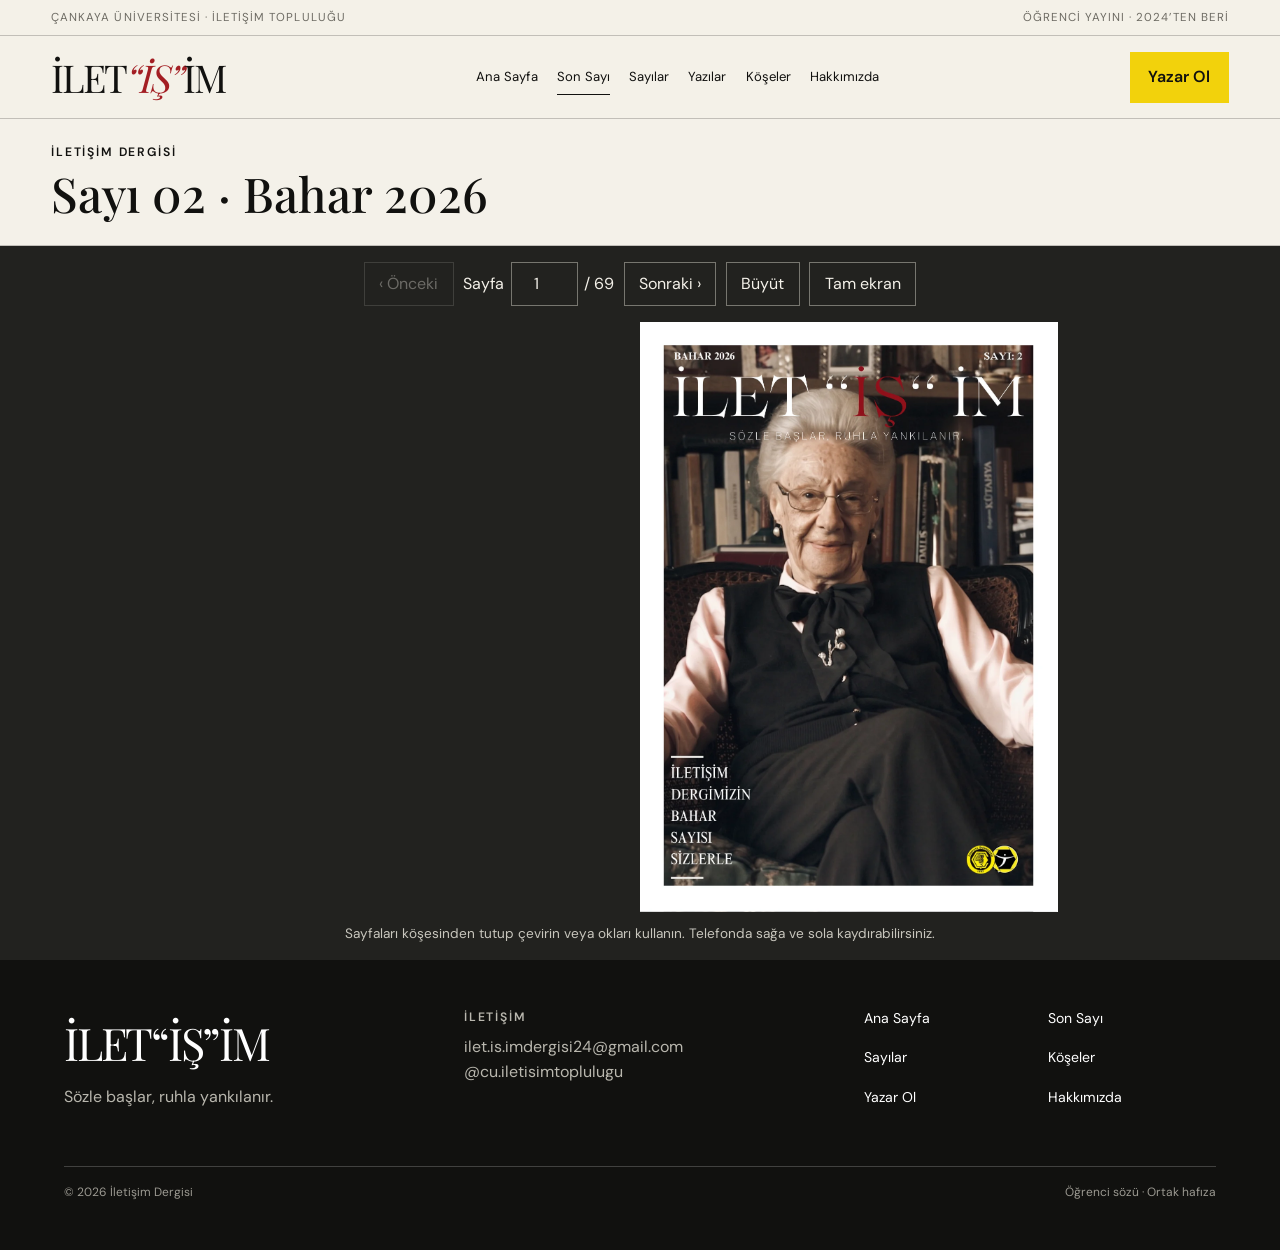
<file: oku.html>
<!doctype html><html lang="tr"><head><meta charset="utf-8"><meta name="viewport" content="width=device-width,initial-scale=1"><title>Dergiyi Oku — İletişim Dergisi</title><meta name="description" content="İletişim Dergisi sayılarını sayfa çevirerek okuyun."><link rel="preconnect" href="https://fonts.googleapis.com"><link rel="preconnect" href="https://fonts.gstatic.com" crossorigin><link href="https://fonts.googleapis.com/css2?family=DM+Sans:wght@400;500;600&family=Playfair+Display:ital,wght@0,500;0,600;1,500&display=swap" rel="stylesheet"><link rel="stylesheet" href="assets/inner.css"><link rel="icon" type="image/svg+xml" href="data:image/svg+xml,%3Csvg xmlns='http://www.w3.org/2000/svg' viewBox='0 0 64 64'%3E%3Crect width='64' height='64' fill='%23101010'/%3E%3Ccircle cx='48' cy='16' r='7' fill='%23f2d20c'/%3E%3Ctext x='10' y='47' font-family='serif' font-size='42' fill='white'%3EI%3C/text%3E%3C/svg%3E"><link rel="stylesheet" href="assets/reader.css"></head><body><div class="page">
<header><div class="topline"><span>Çankaya Üniversitesi · İletişim Topluluğu</span><span>Öğrenci yayını · 2024’ten beri</span></div><div class="navrow"><a class="brand" href="index.html">İLET<span class="red">“İŞ”</span>İM</a><nav id="site-nav" aria-label="Ana menü"><a href="index.html">Ana Sayfa</a><a class="active" href="son-sayi.html">Son Sayı</a><a href="sayilar.html">Sayılar</a><a href="index.html#yazilar">Yazılar</a><a href="index.html#koseler">Köşeler</a><a href="index.html#hakkimizda">Hakkımızda</a></nav><a class="button button--yellow" href="index.html#yazar-ol">Yazar Ol</a><button class="menu-button" type="button" aria-expanded="false" aria-controls="site-nav">Menü</button></div></header>
<main>
<section class="reader-heading"><p class="eyebrow">İletişim Dergisi</p><h1 id="issue-title">Dergiyi Oku</h1></section>
<section class="reader" id="reader" aria-label="Dergi okuyucu">
<div class="reader-toolbar">
<button type="button" id="previous-page" aria-label="Önceki sayfa" disabled>‹ Önceki</button>
<form class="page-form" id="page-form"><label for="page-number">Sayfa</label><input id="page-number" type="number" min="1" value="1" aria-label="Sayfa numarası" disabled><span id="page-count"></span><button type="submit" class="sr-only">Sayfaya git</button></form>
<button type="button" id="next-page" aria-label="Sonraki sayfa" disabled>Sonraki ›</button>
<button type="button" id="zoom-page" disabled>Büyüt</button>
<button type="button" id="fullscreen" disabled>Tam ekran</button>
</div>
<div class="reader-stage" id="reader-stage"><div id="book"></div></div>
<p class="reader-status" id="reader-status" role="status">Dergi yükleniyor…</p>
<p class="reader-hint">Sayfaları köşesinden tutup çevirin veya okları kullanın. Telefonda sağa ve sola kaydırabilirsiniz.</p>
<span id="page-announcement" class="sr-only" aria-live="polite"></span>
<noscript><p>Sayfa çevirerek okumak için tarayıcınızda JavaScript’i etkinleştirin.</p></noscript>
<dialog class="page-zoom" id="page-zoom" aria-label="Büyütülmüş dergi sayfası"><div class="zoom-bar"><span>Sayfayı kaydırarak okuyabilirsiniz.</span><button type="button" id="close-zoom">Kapat</button></div><div class="zoom-pages" id="zoom-pages"></div></dialog>
</section>
</main><footer><div class="footer-grid"><div><div class="footer-brand">İLET“İŞ”İM</div><p>Sözle başlar, ruhla yankılanır.</p></div><div><p class="eyebrow">Yayın</p><p>Çankaya Üniversitesi<br>Halkla İlişkiler ve Reklamcılık Bölümü<br>İletişim Topluluğu</p></div><div class="footer-links"><a href="index.html">Ana Sayfa</a><a href="son-sayi.html">Son Sayı</a><a href="sayilar.html">Sayılar</a><a href="index.html#koseler">Köşeler</a><a href="index.html#yazar-ol">Yazar Ol</a><a href="index.html#hakkimizda">Hakkımızda</a></div></div><div class="copyright"><span>© 2026 İletişim Dergisi</span><span>Öğrenci sözü · Ortak hafıza</span></div></footer></div><script src="assets/inner.js"></script><script src="assets/page-flip-2.0.7.js"></script><script src="assets/reader.js"></script></body></html>
</file>
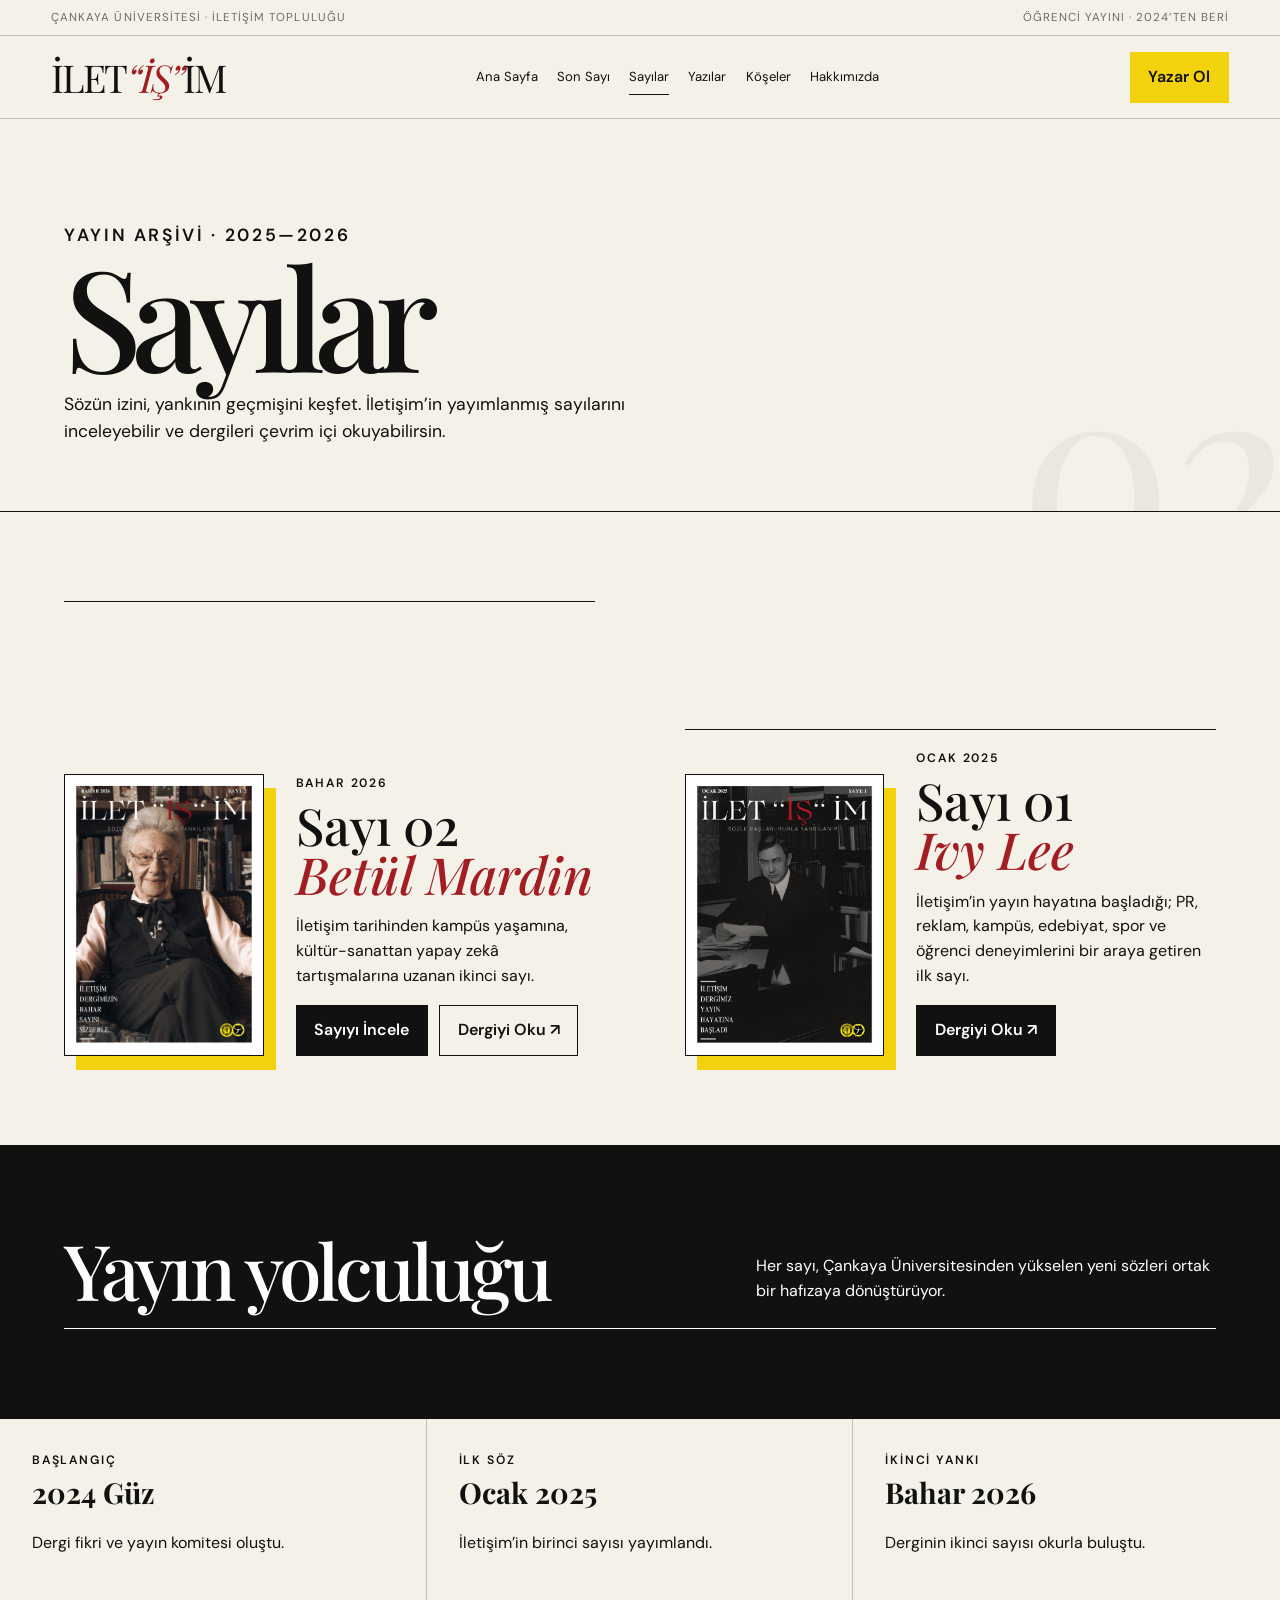
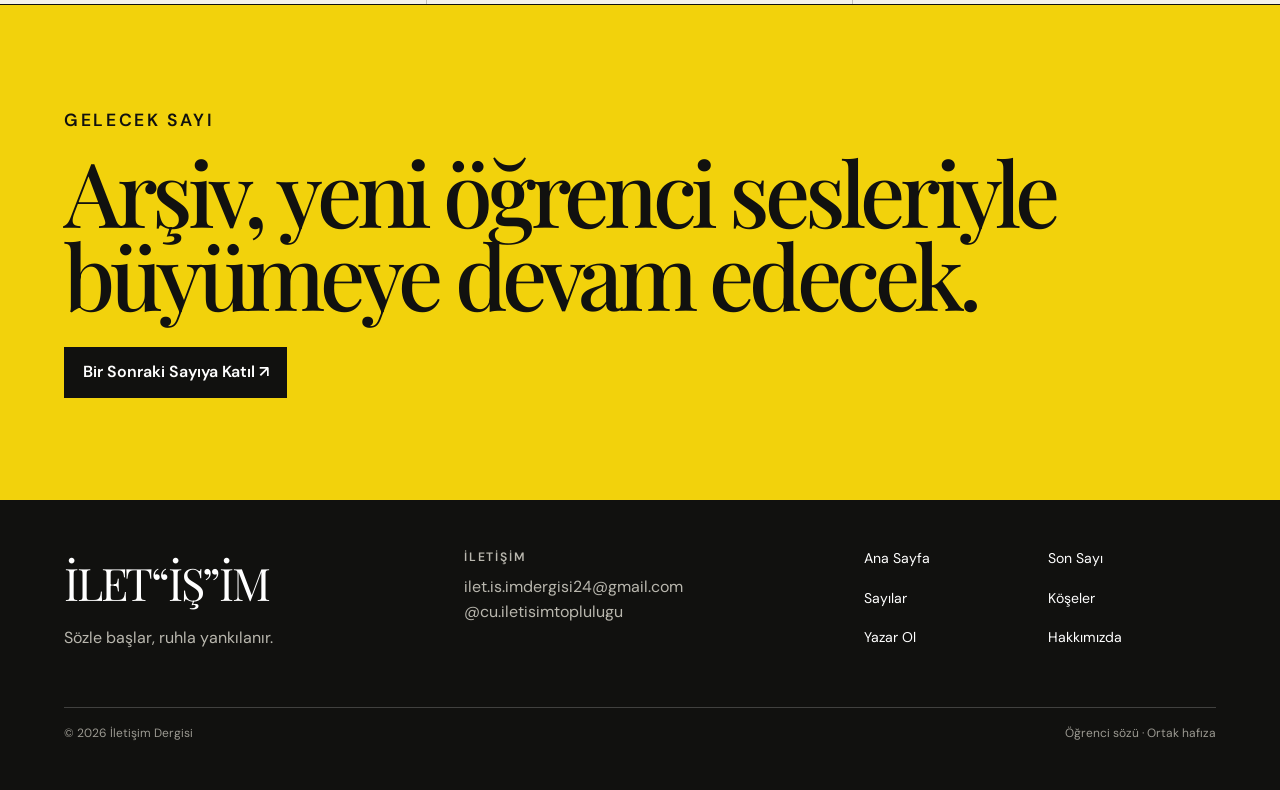
<file: sayilar.html>
<!doctype html><html lang="tr"><head><meta charset="utf-8"><meta name="viewport" content="width=device-width,initial-scale=1"><title>Sayılar — İletişim Dergisi</title><meta name="description" content="İletişim Dergisi'nin yayımlanmış sayılarını keşfedin ve çevrim içi okuyun."><link rel="preconnect" href="https://fonts.googleapis.com"><link rel="preconnect" href="https://fonts.gstatic.com" crossorigin><link href="https://fonts.googleapis.com/css2?family=DM+Sans:wght@400;500;600&family=Playfair+Display:ital,wght@0,500;0,600;1,500&display=swap" rel="stylesheet"><link rel="stylesheet" href="assets/inner.css"><link rel="icon" type="image/svg+xml" href="data:image/svg+xml,%3Csvg xmlns='http://www.w3.org/2000/svg' viewBox='0 0 64 64'%3E%3Crect width='64' height='64' fill='%23101010'/%3E%3Ccircle cx='48' cy='16' r='7' fill='%23f2d20c'/%3E%3Ctext x='10' y='47' font-family='serif' font-size='42' fill='white'%3EI%3C/text%3E%3C/svg%3E"></head><body><div class="page">
<header><div class="topline"><span>Çankaya Üniversitesi · İletişim Topluluğu</span><span>Öğrenci yayını · 2024’ten beri</span></div><div class="navrow"><a class="brand" href="index.html">İLET<span class="red">“İŞ”</span>İM</a><nav id="site-nav" aria-label="Ana menü"><a href="index.html">Ana Sayfa</a><a href="son-sayi.html">Son Sayı</a><a class="active" href="sayilar.html">Sayılar</a><a href="index.html#yazilar">Yazılar</a><a href="index.html#koseler">Köşeler</a><a href="index.html#hakkimizda">Hakkımızda</a></nav><a class="button button--yellow" href="index.html#yazar-ol">Yazar Ol</a><button class="menu-button" type="button" aria-expanded="false" aria-controls="site-nav">Menü</button></div></header>
<main><section class="title-band"><p class="eyebrow">Yayın arşivi · 2025—2026</p><h1>Sayılar</h1><p>Sözün izini, yankının geçmişini keşfet. İletişim’in yayımlanmış sayılarını inceleyebilir ve dergileri çevrim içi okuyabilirsin.</p><span class="ghost">02</span></section>
<section class="archive-grid"><article class="issue-card"><a href="oku.html?sayi=02"><img src="assets/sayi-02-kapak.png" alt="İletişim Dergisi Sayı 2 kapağı"></a><div><p class="eyebrow">Bahar 2026</p><h2>Sayı 02<br><span class="red">Betül Mardin</span></h2><p>İletişim tarihinden kampüs yaşamına, kültür-sanattan yapay zekâ tartışmalarına uzanan ikinci sayı.</p><div class="actions"><a class="button button--dark" href="son-sayi.html">Sayıyı İncele</a><a class="button" href="oku.html?sayi=02">Dergiyi Oku ↗</a></div></div></article>
<article class="issue-card"><a href="oku.html?sayi=01"><img src="assets/sayi-01-kapak.png" alt="İletişim Dergisi Sayı 1 kapağı"></a><div><p class="eyebrow">Ocak 2025</p><h2>Sayı 01<br><span class="red">Ivy Lee</span></h2><p>İletişim’in yayın hayatına başladığı; PR, reklam, kampüs, edebiyat, spor ve öğrenci deneyimlerini bir araya getiren ilk sayı.</p><a class="button button--dark" href="oku.html?sayi=01">Dergiyi Oku ↗</a></div></article></section>
<section class="section dark"><div class="section-head"><h2>Yayın yolculuğu</h2><p>Her sayı, Çankaya Üniversitesinden yükselen yeni sözleri ortak bir hafızaya dönüştürüyor.</p></div></section><section class="timeline"><div><p class="eyebrow">Başlangıç</p><strong>2024 Güz</strong><p>Dergi fikri ve yayın komitesi oluştu.</p></div><div><p class="eyebrow">İlk söz</p><strong>Ocak 2025</strong><p>İletişim’in birinci sayısı yayımlandı.</p></div><div><p class="eyebrow">İkinci yankı</p><strong>Bahar 2026</strong><p>Derginin ikinci sayısı okurla buluştu.</p></div></section>
<section class="join"><p class="eyebrow">Gelecek sayı</p><h2>Arşiv, yeni öğrenci sesleriyle büyümeye devam edecek.</h2><a class="button button--dark" href="index.html#yazar-ol">Bir Sonraki Sayıya Katıl ↗</a></section></main>
<footer><div class="footer-grid"><div><div class="footer-brand">İLET“İŞ”İM</div><p>Sözle başlar, ruhla yankılanır.</p></div><div><p class="eyebrow">Yayın</p><p>Çankaya Üniversitesi<br>Halkla İlişkiler ve Reklamcılık Bölümü<br>İletişim Topluluğu</p></div><div class="footer-links"><a href="index.html">Ana Sayfa</a><a href="son-sayi.html">Son Sayı</a><a href="sayilar.html">Sayılar</a><a href="index.html#koseler">Köşeler</a><a href="index.html#yazar-ol">Yazar Ol</a><a href="index.html#hakkimizda">Hakkımızda</a></div></div><div class="copyright"><span>© 2026 İletişim Dergisi</span><span>Öğrenci sözü · Ortak hafıza</span></div></footer></div><script src="assets/inner.js"></script></body></html>
</file>
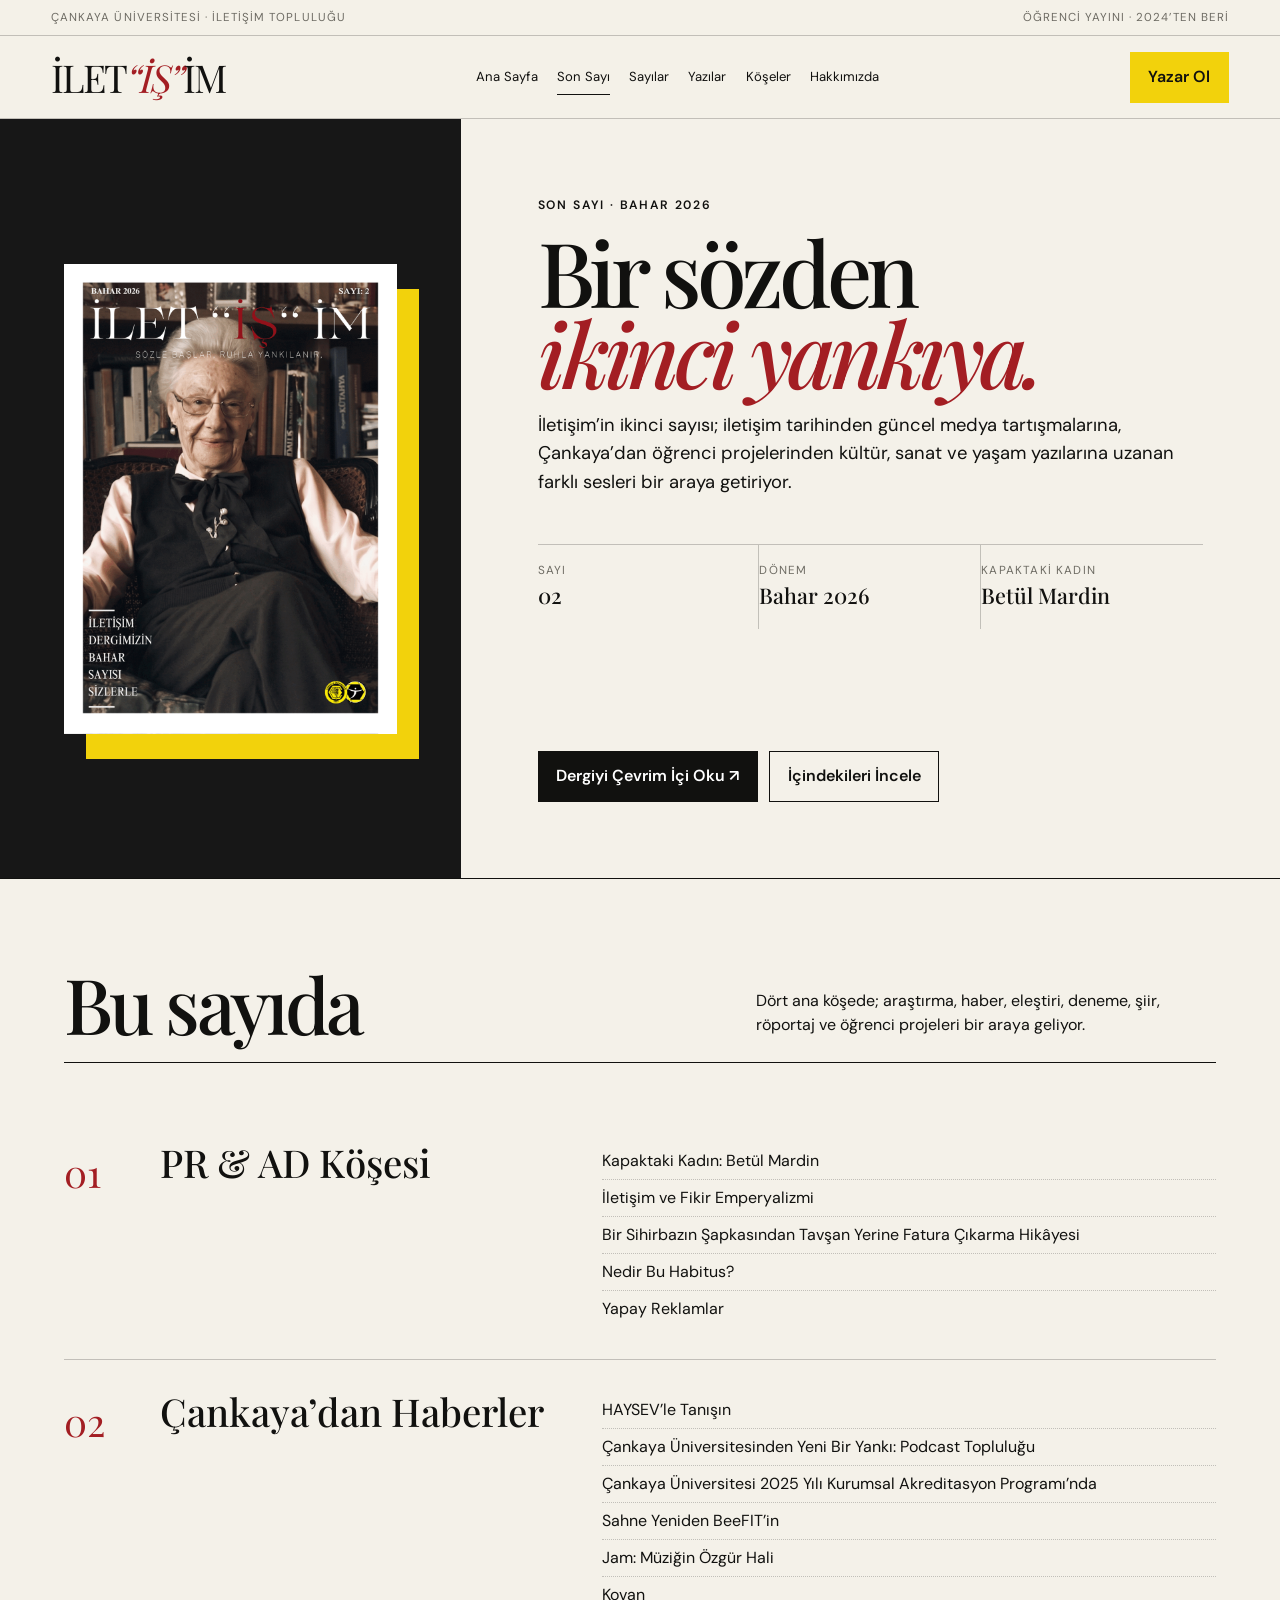
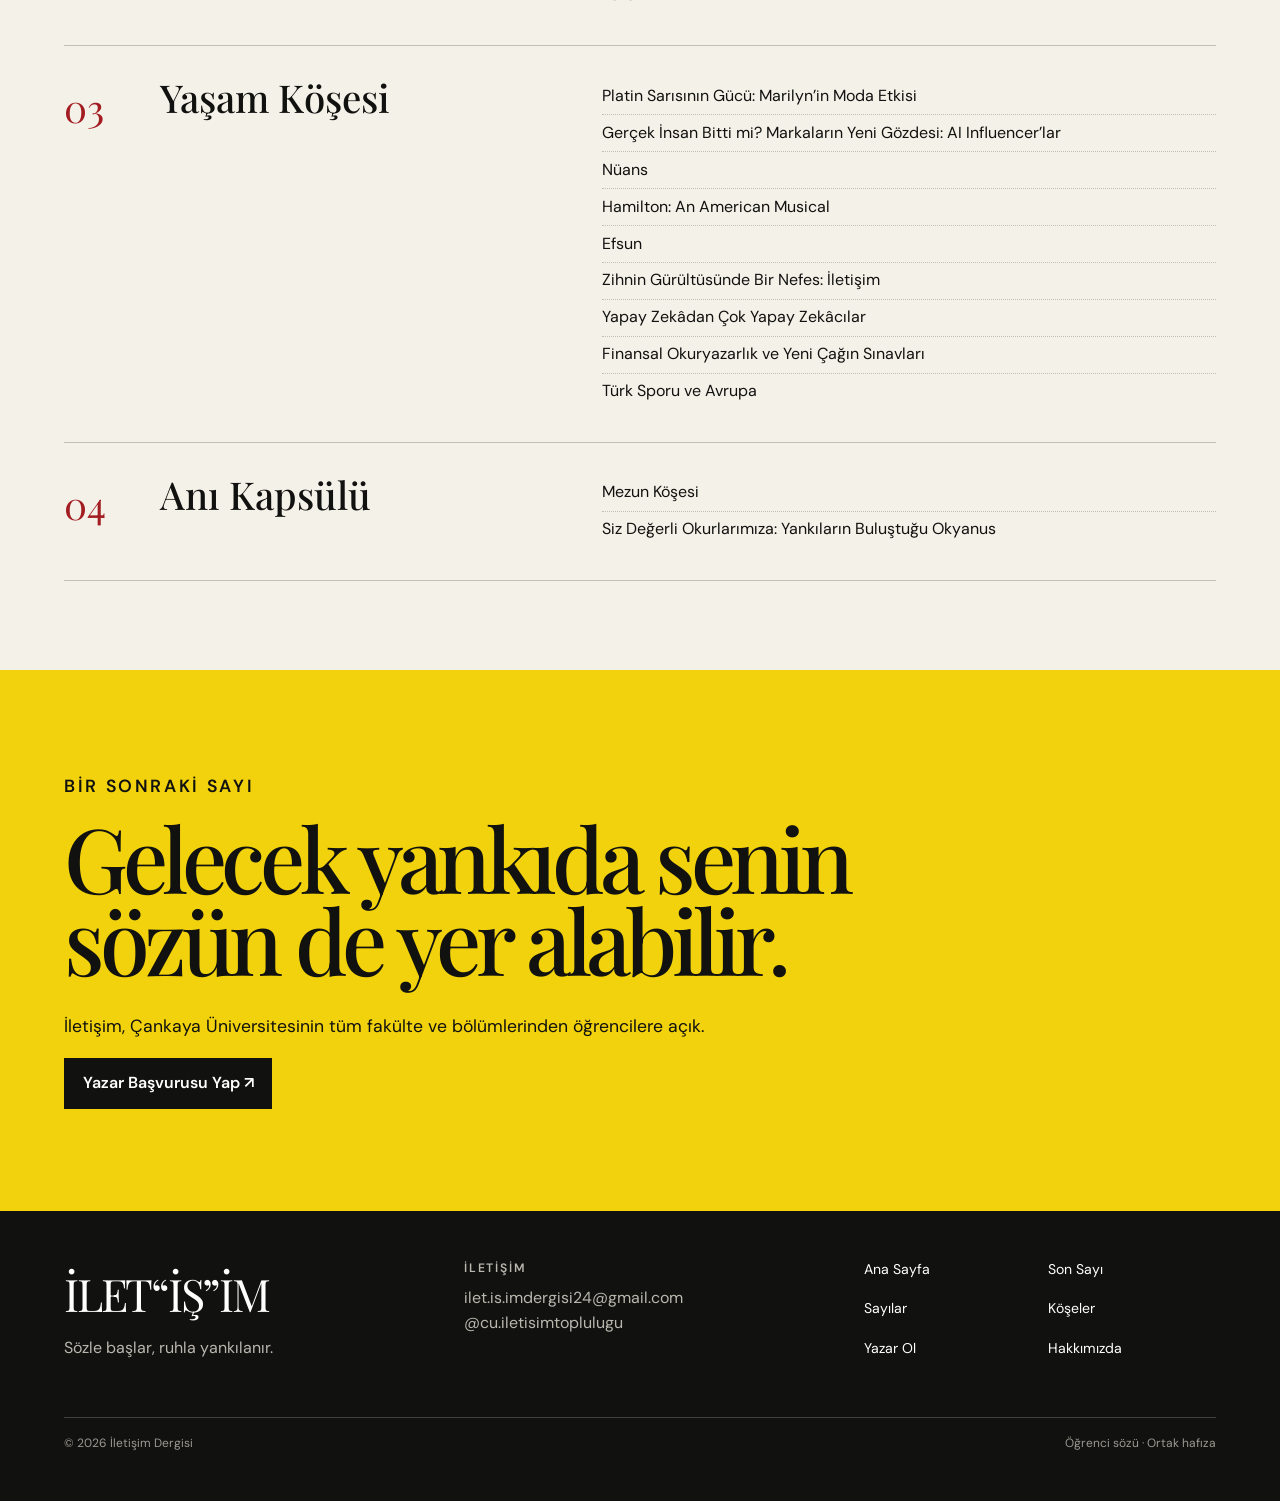
<file: son-sayi.html>
<!doctype html><html lang="tr"><head><meta charset="utf-8"><meta name="viewport" content="width=device-width,initial-scale=1"><title>Son Sayı — İletişim Dergisi</title><meta name="description" content="İletişim Dergisi Bahar 2026 ikinci sayısını inceleyin ve çevrim içi okuyun."><link rel="preconnect" href="https://fonts.googleapis.com"><link rel="preconnect" href="https://fonts.gstatic.com" crossorigin><link href="https://fonts.googleapis.com/css2?family=DM+Sans:wght@400;500;600&family=Playfair+Display:ital,wght@0,500;0,600;1,500&display=swap" rel="stylesheet"><link rel="stylesheet" href="assets/inner.css"><link rel="icon" type="image/svg+xml" href="data:image/svg+xml,%3Csvg xmlns='http://www.w3.org/2000/svg' viewBox='0 0 64 64'%3E%3Crect width='64' height='64' fill='%23101010'/%3E%3Ccircle cx='48' cy='16' r='7' fill='%23f2d20c'/%3E%3Ctext x='10' y='47' font-family='serif' font-size='42' fill='white'%3EI%3C/text%3E%3C/svg%3E"></head><body><div class="page">
<header><div class="topline"><span>Çankaya Üniversitesi · İletişim Topluluğu</span><span>Öğrenci yayını · 2024’ten beri</span></div><div class="navrow"><a class="brand" href="index.html">İLET<span class="red">“İŞ”</span>İM</a><nav id="site-nav" aria-label="Ana menü"><a href="index.html">Ana Sayfa</a><a class="active" href="son-sayi.html">Son Sayı</a><a href="sayilar.html">Sayılar</a><a href="index.html#yazilar">Yazılar</a><a href="index.html#koseler">Köşeler</a><a href="index.html#hakkimizda">Hakkımızda</a></nav><a class="button button--yellow" href="index.html#yazar-ol">Yazar Ol</a><button class="menu-button" type="button" aria-expanded="false" aria-controls="site-nav">Menü</button></div></header>
<main>
<section class="issue-hero"><div class="issue-cover"><img src="assets/sayi-02-kapak.png" alt="İletişim Dergisi Bahar 2026 Sayı 2 kapağı"></div><div class="issue-copy"><div><p class="eyebrow">Son sayı · Bahar 2026</p><h1>Bir sözden<br><span class="red">ikinci yankıya.</span></h1><p class="lead">İletişim’in ikinci sayısı; iletişim tarihinden güncel medya tartışmalarına, Çankaya’dan öğrenci projelerinden kültür, sanat ve yaşam yazılarına uzanan farklı sesleri bir araya getiriyor.</p><div class="facts"><div class="fact"><span>Sayı</span><strong>02</strong></div><div class="fact"><span>Dönem</span><strong>Bahar 2026</strong></div><div class="fact"><span>Kapaktaki Kadın</span><strong>Betül Mardin</strong></div></div></div><div class="actions"><a class="button button--dark" href="oku.html?sayi=02">Dergiyi Çevrim İçi Oku ↗</a><a class="button" href="#icindekiler">İçindekileri İncele</a></div></div></section>
<section class="section" id="icindekiler"><div class="section-head"><h2>Bu sayıda</h2><p>Dört ana köşede; araştırma, haber, eleştiri, deneme, şiir, röportaj ve öğrenci projeleri bir araya geliyor.</p></div><div class="contents">
<article class="content-group"><span class="num">01</span><h3>PR & AD Köşesi</h3><ul><li>Kapaktaki Kadın: Betül Mardin</li><li>İletişim ve Fikir Emperyalizmi</li><li>Bir Sihirbazın Şapkasından Tavşan Yerine Fatura Çıkarma Hikâyesi</li><li>Nedir Bu Habitus?</li><li>Yapay Reklamlar</li></ul></article>
<article class="content-group"><span class="num">02</span><h3>Çankaya’dan Haberler</h3><ul><li>HAYSEV’le Tanışın</li><li>Çankaya Üniversitesinden Yeni Bir Yankı: Podcast Topluluğu</li><li>Çankaya Üniversitesi 2025 Yılı Kurumsal Akreditasyon Programı’nda</li><li>Sahne Yeniden BeeFIT’in</li><li>Jam: Müziğin Özgür Hali</li><li>Kovan</li></ul></article>
<article class="content-group"><span class="num">03</span><h3>Yaşam Köşesi</h3><ul><li>Platin Sarısının Gücü: Marilyn’in Moda Etkisi</li><li>Gerçek İnsan Bitti mi? Markaların Yeni Gözdesi: AI Influencer’lar</li><li>Nüans</li><li>Hamilton: An American Musical</li><li>Efsun</li><li>Zihnin Gürültüsünde Bir Nefes: İletişim</li><li>Yapay Zekâdan Çok Yapay Zekâcılar</li><li>Finansal Okuryazarlık ve Yeni Çağın Sınavları</li><li>Türk Sporu ve Avrupa</li></ul></article>
<article class="content-group"><span class="num">04</span><h3>Anı Kapsülü</h3><ul><li>Mezun Köşesi</li><li>Siz Değerli Okurlarımıza: Yankıların Buluştuğu Okyanus</li></ul></article>
</div></section>
<section class="join"><p class="eyebrow">Bir sonraki sayı</p><h2>Gelecek yankıda senin sözün de yer alabilir.</h2><p>İletişim, Çankaya Üniversitesinin tüm fakülte ve bölümlerinden öğrencilere açık.</p><a class="button button--dark" href="index.html#yazar-ol">Yazar Başvurusu Yap ↗</a></section>
</main><footer><div class="footer-grid"><div><div class="footer-brand">İLET“İŞ”İM</div><p>Sözle başlar, ruhla yankılanır.</p></div><div><p class="eyebrow">Yayın</p><p>Çankaya Üniversitesi<br>Halkla İlişkiler ve Reklamcılık Bölümü<br>İletişim Topluluğu</p></div><div class="footer-links"><a href="index.html">Ana Sayfa</a><a href="son-sayi.html">Son Sayı</a><a href="sayilar.html">Sayılar</a><a href="index.html#koseler">Köşeler</a><a href="index.html#yazar-ol">Yazar Ol</a><a href="index.html#hakkimizda">Hakkımızda</a></div></div><div class="copyright"><span>© 2026 İletişim Dergisi</span><span>Öğrenci sözü · Ortak hafıza</span></div></footer></div><script src="assets/inner.js"></script></body></html>
</file>
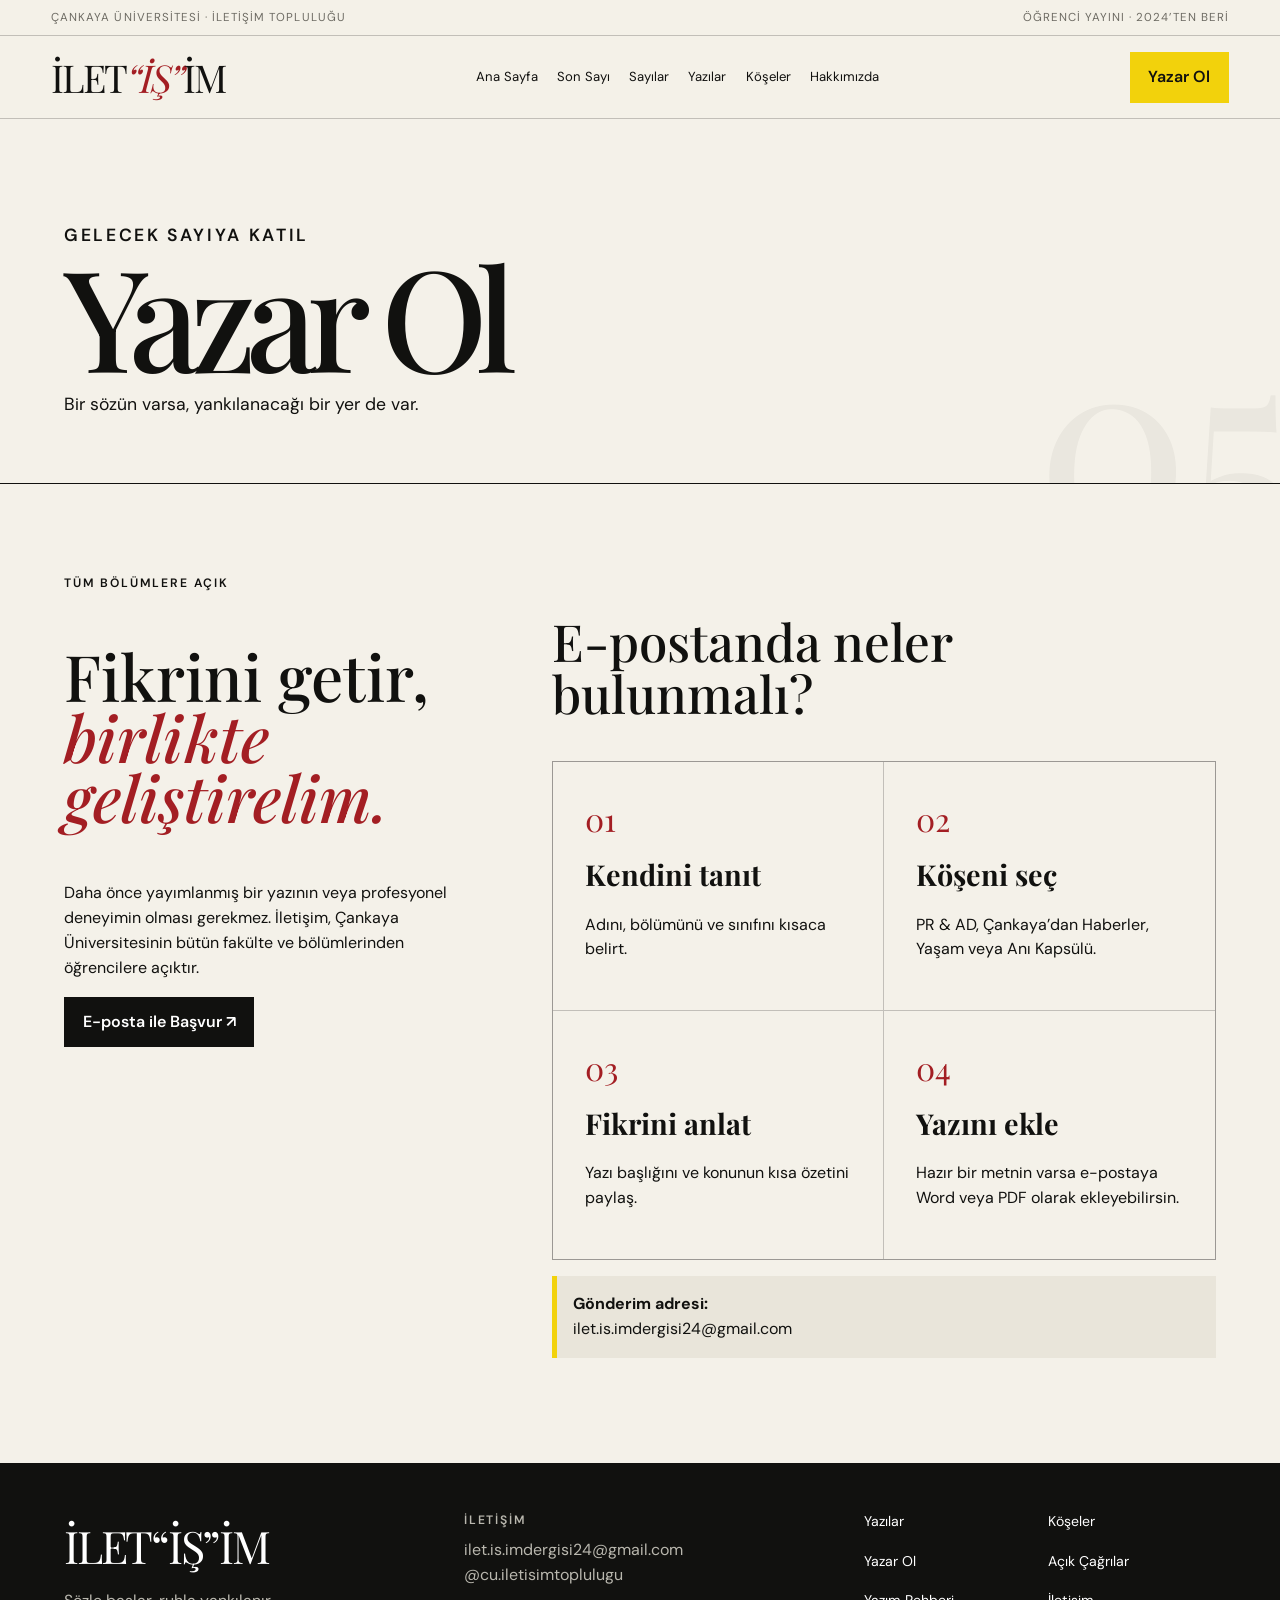
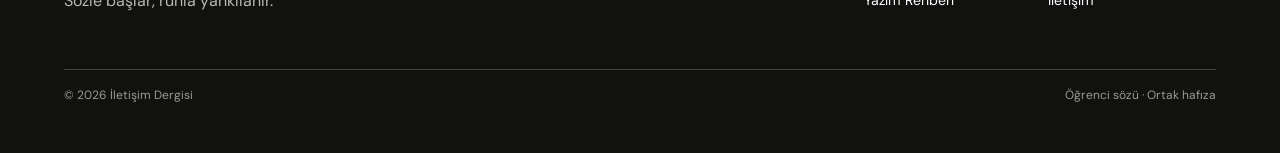
<file: yazar-ol.html>
<!doctype html>
<html lang="tr">
<head>
<meta charset="utf-8">
<meta name="viewport" content="width=device-width,initial-scale=1">
<title>İletişim Dergisi</title>
<link rel="preconnect" href="https://fonts.googleapis.com">
<link rel="preconnect" href="https://fonts.gstatic.com" crossorigin>
<link href="https://fonts.googleapis.com/css2?family=DM+Sans:wght@400;500;600&family=Playfair+Display:ital,wght@0,500;0,600;1,500&display=swap" rel="stylesheet">
<link rel="stylesheet" href="assets/inner.css">
<link rel="stylesheet" href="assets/extra.css">
<link rel="icon" type="image/svg+xml" href="data:image/svg+xml,%3Csvg xmlns='http://www.w3.org/2000/svg' viewBox='0 0 64 64'%3E%3Crect width='64' height='64' fill='%23101010'/%3E%3Ccircle cx='48' cy='16' r='7' fill='%23f2d20c'/%3E%3Ctext x='10' y='47' font-family='serif' font-size='42' fill='white'%3EI%3C/text%3E%3C/svg%3E">
</head>
<body data-page="yazar-ol">
<div id="app">
</div>
<script src="assets/pages.js?v=20260914-2">
</script>
</body>
</html>
</file>
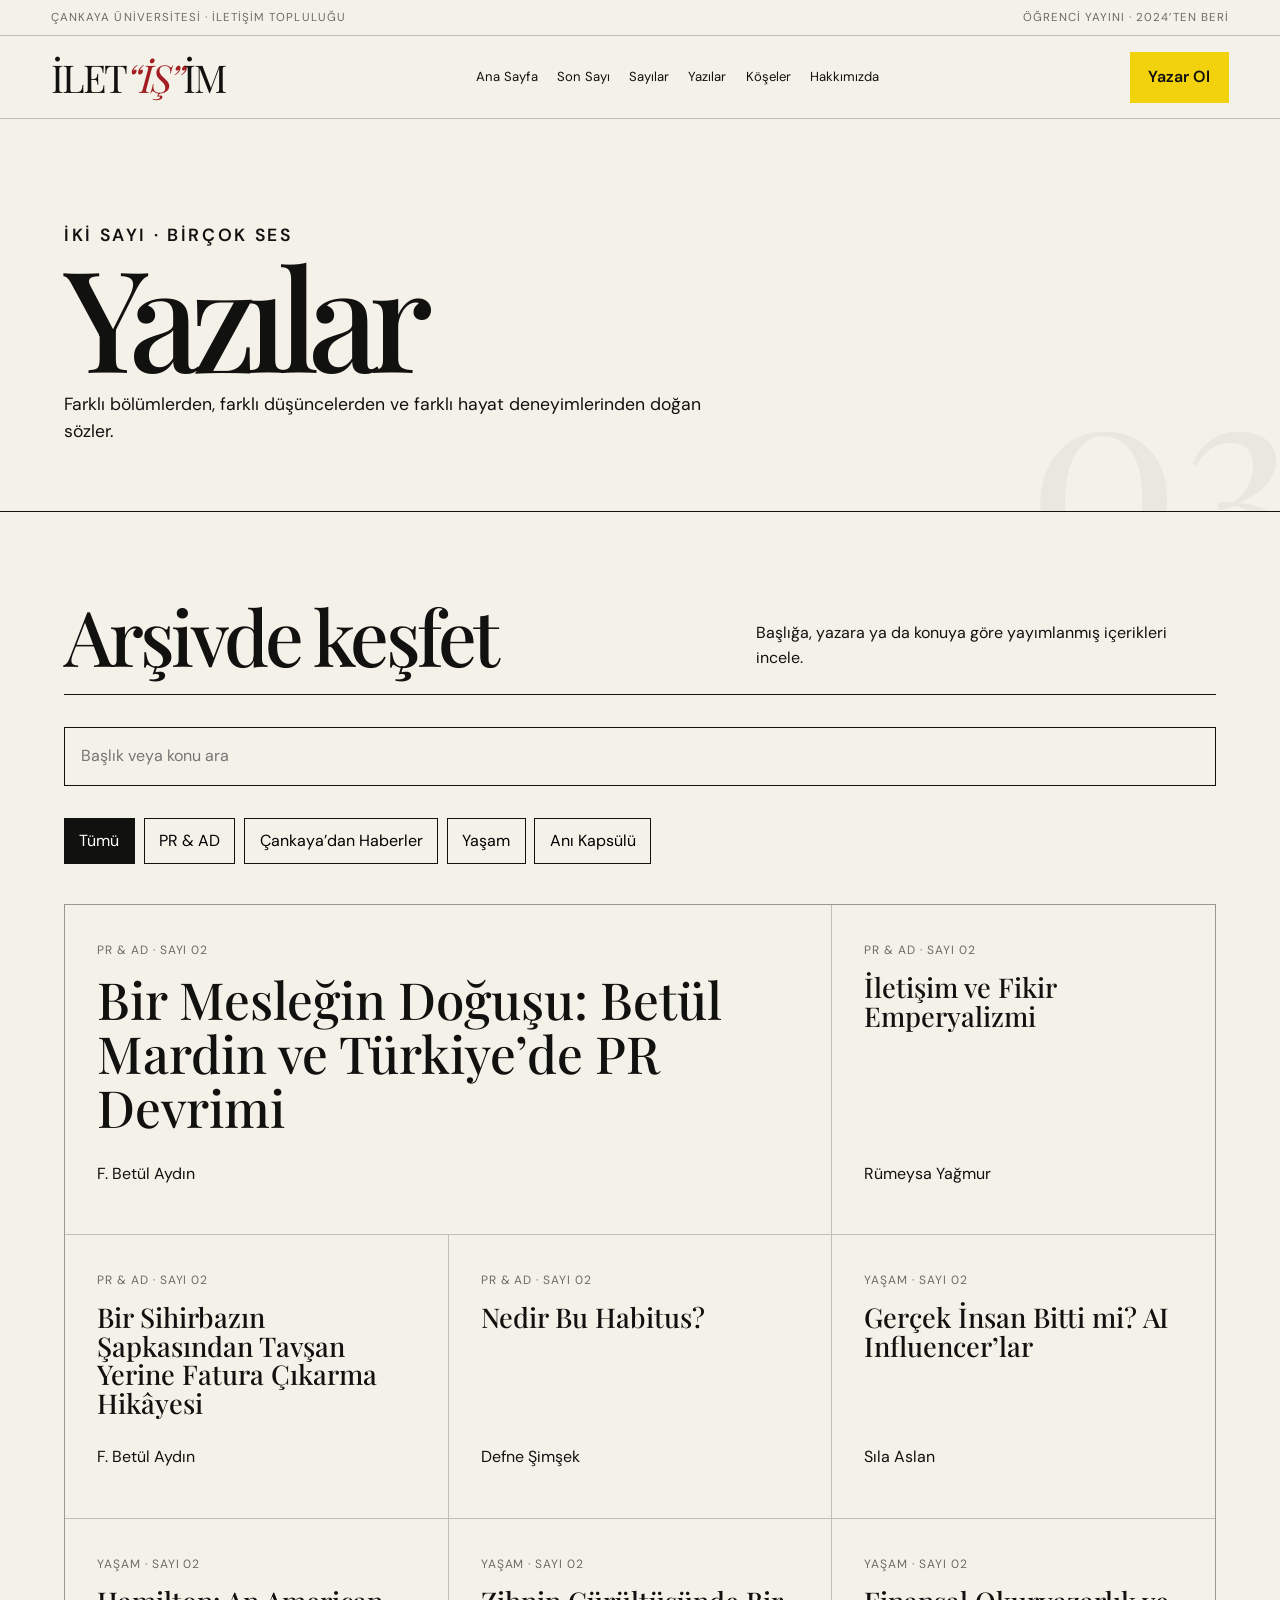
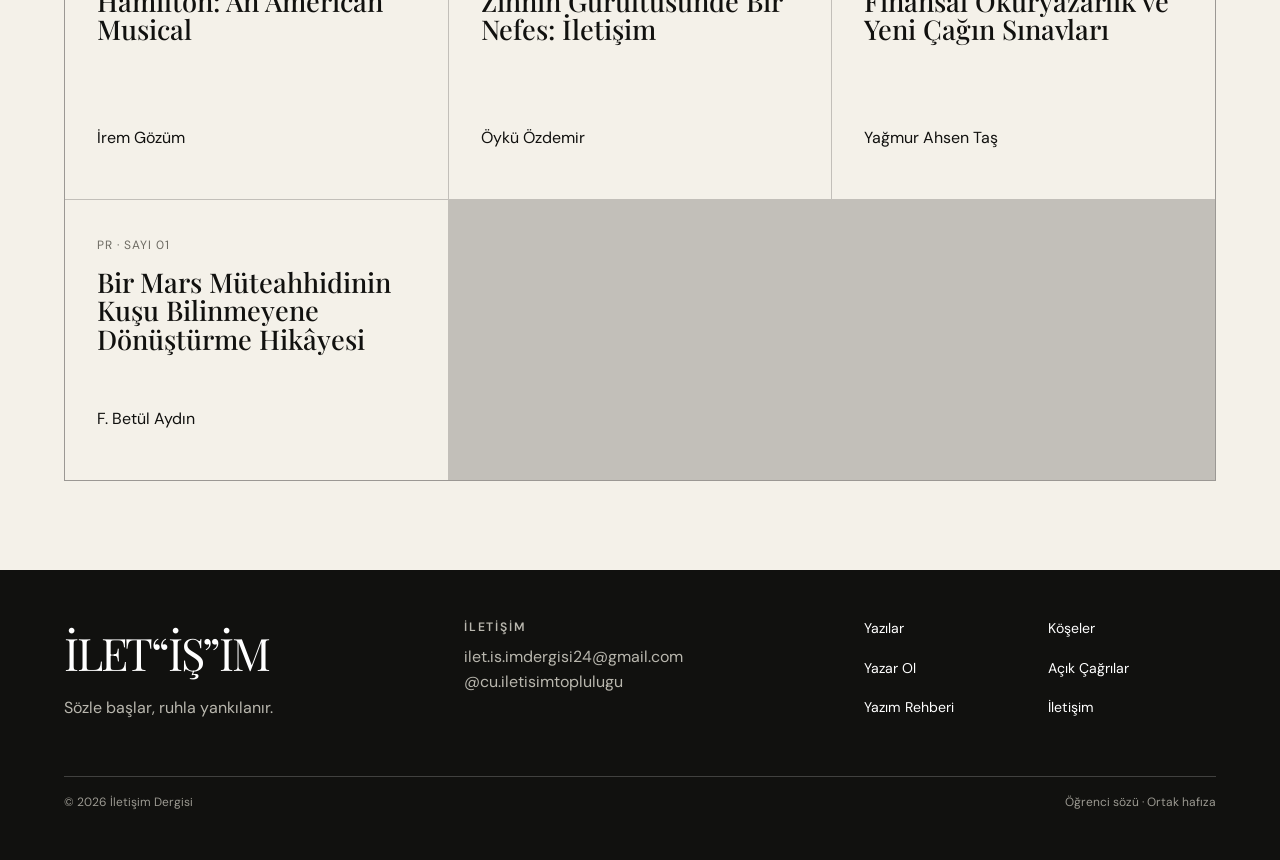
<file: yazilar.html>
<!doctype html>
<html lang="tr">
<head>
<meta charset="utf-8">
<meta name="viewport" content="width=device-width,initial-scale=1">
<title>İletişim Dergisi</title>
<link rel="preconnect" href="https://fonts.googleapis.com">
<link rel="preconnect" href="https://fonts.gstatic.com" crossorigin>
<link href="https://fonts.googleapis.com/css2?family=DM+Sans:wght@400;500;600&family=Playfair+Display:ital,wght@0,500;0,600;1,500&display=swap" rel="stylesheet">
<link rel="stylesheet" href="assets/inner.css">
<link rel="stylesheet" href="assets/extra.css">
<link rel="icon" type="image/svg+xml" href="data:image/svg+xml,%3Csvg xmlns='http://www.w3.org/2000/svg' viewBox='0 0 64 64'%3E%3Crect width='64' height='64' fill='%23101010'/%3E%3Ccircle cx='48' cy='16' r='7' fill='%23f2d20c'/%3E%3Ctext x='10' y='47' font-family='serif' font-size='42' fill='white'%3EI%3C/text%3E%3C/svg%3E">
</head>
<body data-page="yazilar">
<div id="app">
</div>
<script src="assets/pages.js?v=20260914-2">
</script>
</body>
</html>
</file>
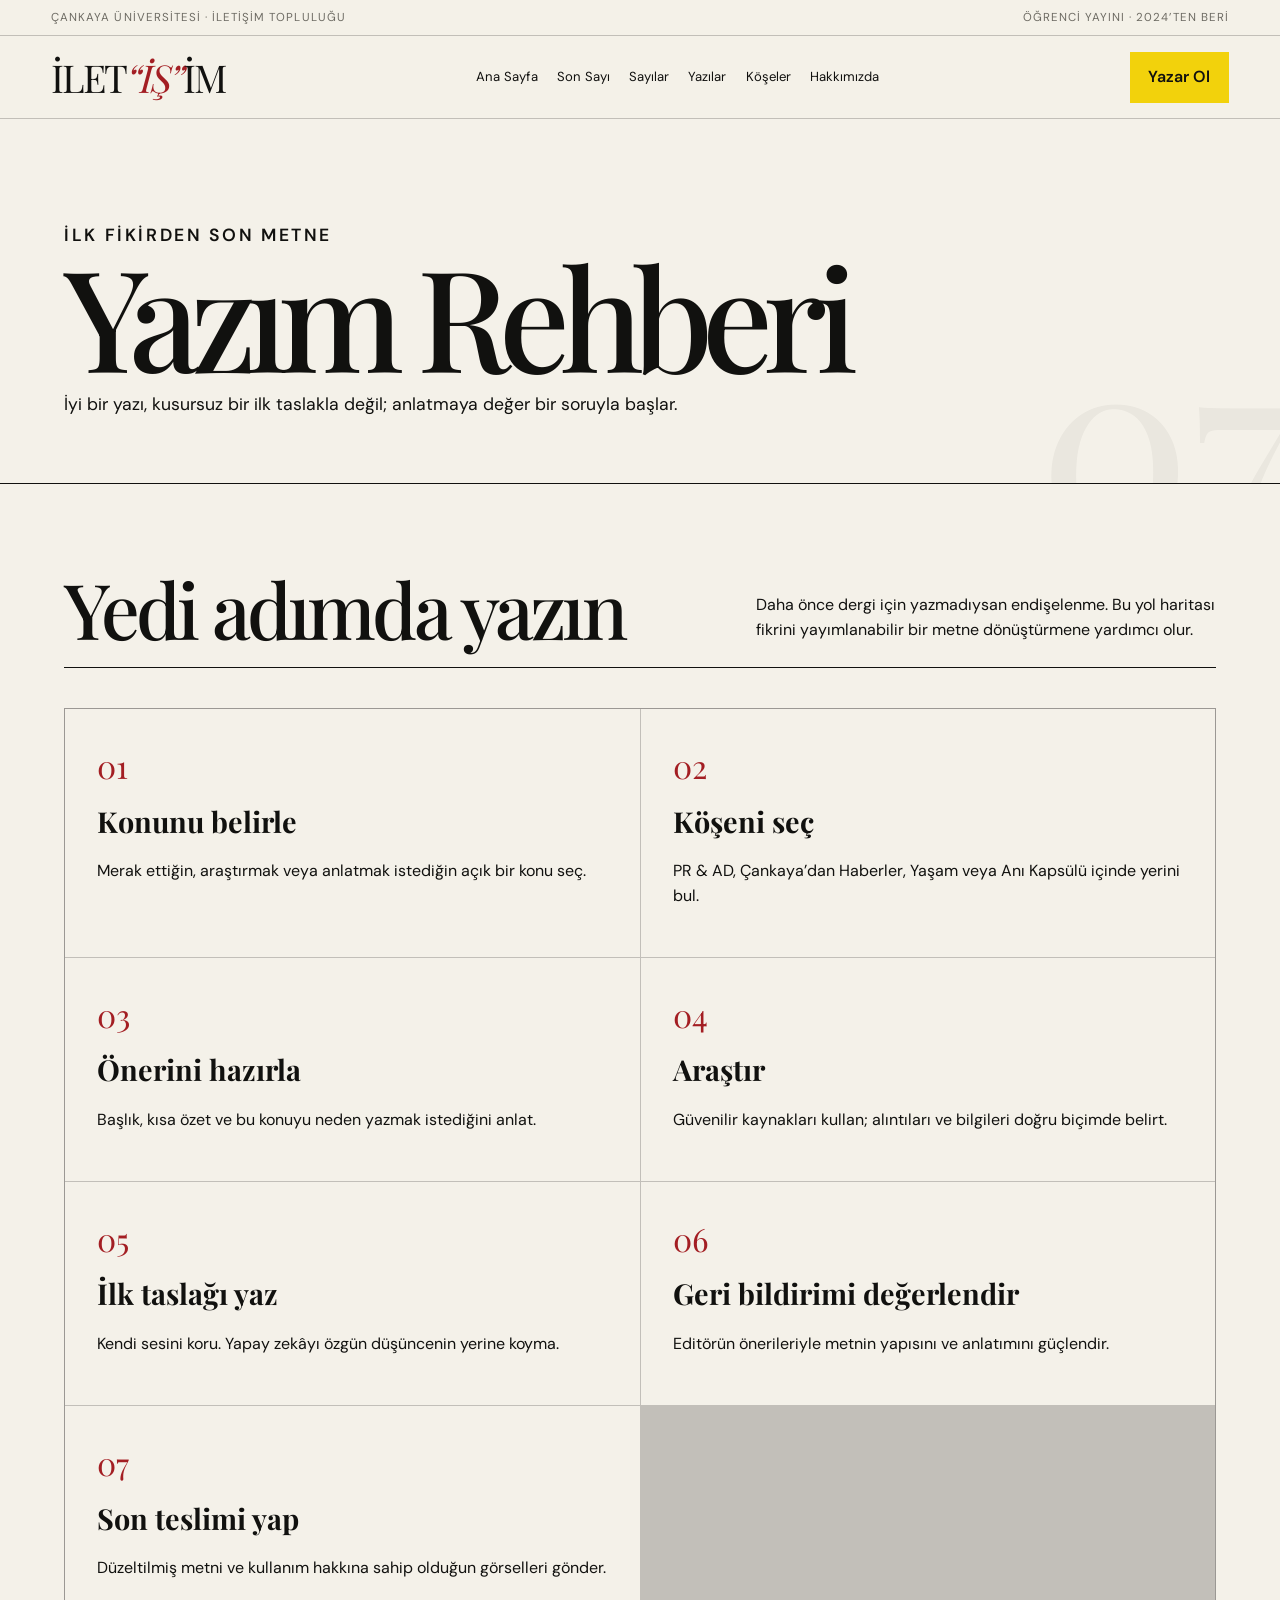
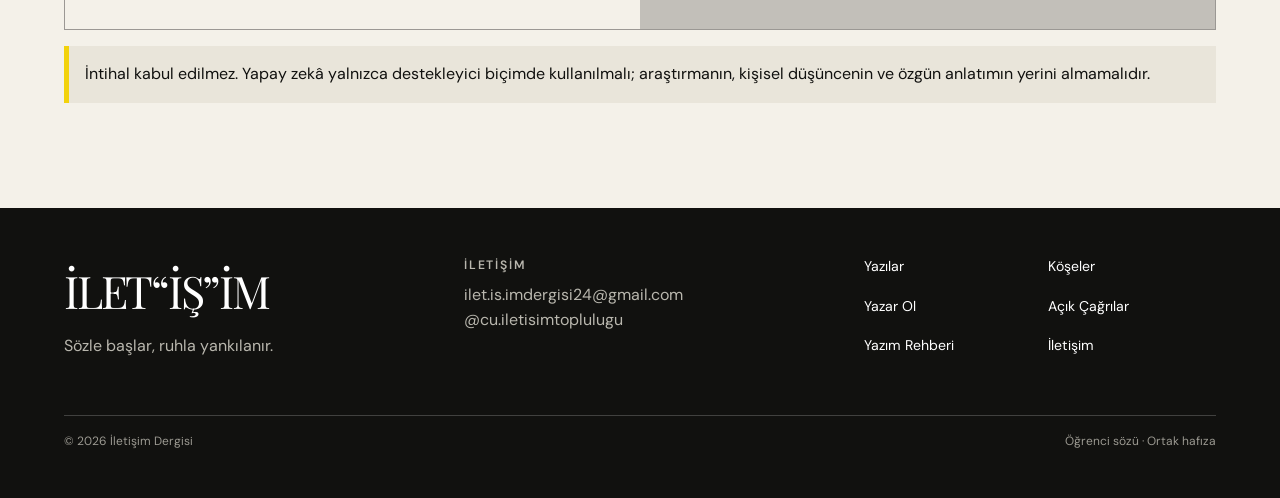
<file: yazim-rehberi.html>
<!doctype html>
<html lang="tr">
<head>
<meta charset="utf-8">
<meta name="viewport" content="width=device-width,initial-scale=1">
<title>İletişim Dergisi</title>
<link rel="preconnect" href="https://fonts.googleapis.com">
<link rel="preconnect" href="https://fonts.gstatic.com" crossorigin>
<link href="https://fonts.googleapis.com/css2?family=DM+Sans:wght@400;500;600&family=Playfair+Display:ital,wght@0,500;0,600;1,500&display=swap" rel="stylesheet">
<link rel="stylesheet" href="assets/inner.css">
<link rel="stylesheet" href="assets/extra.css">
<link rel="icon" type="image/svg+xml" href="data:image/svg+xml,%3Csvg xmlns='http://www.w3.org/2000/svg' viewBox='0 0 64 64'%3E%3Crect width='64' height='64' fill='%23101010'/%3E%3Ccircle cx='48' cy='16' r='7' fill='%23f2d20c'/%3E%3Ctext x='10' y='47' font-family='serif' font-size='42' fill='white'%3EI%3C/text%3E%3C/svg%3E">
</head>
<body data-page="yazim-rehberi">
<div id="app">
</div>
<script src="assets/pages.js?v=20260914-2">
</script>
</body>
</html>
</file>
<file: assets/inner.css>
:root{--paper:#f4f1e9;--ink:#11110f;--muted:#6d6b63;--yellow:#f2d20c;--red:#a31e23;--line:rgba(17,17,15,.22);--serif:"Playfair Display",Georgia,serif;--sans:"DM Sans",Arial,sans-serif}*{box-sizing:border-box}html{scroll-behavior:smooth}body{margin:0;background:var(--paper);color:var(--ink);font-family:var(--sans);font-size:16px;line-height:1.55}a{color:inherit;text-decoration:none}img{display:block;max-width:100%}.page{width:min(1440px,100%);margin:0 auto;overflow:hidden}.eyebrow{margin:0;font-size:.76rem;font-weight:600;letter-spacing:.15em;text-transform:uppercase}.button{display:inline-flex;align-items:center;justify-content:center;min-height:48px;padding:.75rem 1.1rem;border:1px solid var(--ink);font-weight:600;transition:.2s}.button:hover,.button:focus-visible{background:var(--ink);color:var(--paper)}.button--yellow{background:var(--yellow);border-color:var(--yellow);color:var(--ink)}.button--dark{background:var(--ink);color:#fff}.actions{display:flex;flex-wrap:wrap;gap:.7rem}header{border-bottom:1px solid var(--line);background:rgba(244,241,233,.97)}.topline{display:flex;justify-content:space-between;padding:.55rem clamp(1.2rem,4vw,4rem);border-bottom:1px solid var(--line);color:var(--muted);font-size:.72rem;letter-spacing:.09em;text-transform:uppercase}.navrow{min-height:82px;display:grid;grid-template-columns:auto 1fr auto;align-items:center;gap:2rem;padding:0 clamp(1.2rem,4vw,4rem)}.brand{font-family:var(--serif);font-size:clamp(1.7rem,3vw,2.7rem);letter-spacing:-.05em}.red{color:var(--red);font-style:italic}nav{display:flex;justify-content:center;gap:clamp(.7rem,1.5vw,1.5rem);font-size:.82rem}nav a{padding:.4rem 0;border-bottom:1px solid transparent}nav a:hover,nav a.active{border-color:var(--ink)}.menu-button{display:none;border:0;background:transparent;font:inherit;font-weight:600}.title-band{padding:clamp(3.5rem,8vw,8rem) clamp(1.2rem,5vw,5rem) 3rem;border-bottom:1px solid var(--ink);position:relative;overflow:hidden}.title-band h1{margin:.6rem 0 1.2rem;font-family:var(--serif);font-size:clamp(4rem,11vw,11rem);font-weight:500;letter-spacing:-.075em;line-height:.8}.title-band p{max-width:650px;font-size:1.1rem}.title-band .ghost{position:absolute;right:-1rem;bottom:-2.5rem;font-family:var(--serif);font-size:clamp(7rem,20vw,20rem);line-height:.7;color:rgba(17,17,15,.045);pointer-events:none}.section{padding:clamp(4rem,7vw,7rem) clamp(1.2rem,5vw,5rem)}.dark{background:var(--ink);color:#fff}.section-head{display:flex;justify-content:space-between;align-items:end;gap:2rem;padding-bottom:1.5rem;border-bottom:1px solid currentColor}.section-head h2{margin:0;font-family:var(--serif);font-size:clamp(2.8rem,6vw,6rem);font-weight:500;letter-spacing:-.05em;line-height:.9}.section-head p{max-width:460px;margin:0}.issue-hero{display:grid;grid-template-columns:.72fr 1.28fr;min-height:760px;border-bottom:1px solid var(--ink)}.issue-cover{background:#171717;padding:clamp(2rem,5vw,5rem);display:grid;place-items:center;position:relative}.issue-cover img{max-height:650px;box-shadow:22px 25px 0 var(--yellow)}.issue-copy{padding:clamp(3rem,6vw,6rem);display:flex;flex-direction:column;justify-content:space-between}.issue-copy h1{margin:1rem 0;font-family:var(--serif);font-size:clamp(3.2rem,7vw,7.4rem);font-weight:500;letter-spacing:-.06em;line-height:.9}.issue-copy .lead{max-width:720px;font-size:1.15rem}.facts{display:grid;grid-template-columns:repeat(3,1fr);border-top:1px solid var(--line);margin:3rem 0}.fact{padding:1rem 1rem 1rem 0;border-right:1px solid var(--line)}.fact:last-child{border:0}.fact span{display:block;color:var(--muted);font-size:.73rem;text-transform:uppercase;letter-spacing:.1em}.fact strong{font-family:var(--serif);font-size:1.35rem;font-weight:500}.contents{margin-top:3rem}.content-group{display:grid;grid-template-columns:4rem .8fr 1.2fr;gap:2rem;padding:2rem 0;border-bottom:1px solid var(--line)}.content-group .num{font-family:var(--serif);font-size:2.4rem;color:var(--red)}.content-group h3{margin:0;font-family:var(--serif);font-size:clamp(1.8rem,3vw,3rem);font-weight:500;line-height:1}.content-group ul{list-style:none;margin:0;padding:0}.content-group li{padding:.35rem 0;border-bottom:1px dotted var(--line)}.content-group li:last-child{border:0}.archive-grid{display:grid;grid-template-columns:1fr 1fr;gap:clamp(2rem,7vw,7rem);padding:clamp(4rem,7vw,7rem) clamp(1.2rem,5vw,5rem)}.issue-card{display:grid;grid-template-columns:.8fr 1.2fr;gap:2rem;align-items:end;border-top:1px solid var(--ink);padding-top:1.2rem}.issue-card:nth-child(even){margin-top:8rem}.issue-card img{border:1px solid var(--ink);box-shadow:12px 14px 0 var(--yellow)}.issue-card h2{font-family:var(--serif);font-size:clamp(2rem,4vw,4rem);font-weight:500;line-height:.95;margin:.5rem 0 1rem}.timeline{border-top:1px solid var(--ink);border-bottom:1px solid var(--ink);display:grid;grid-template-columns:repeat(3,1fr)}.timeline div{padding:2rem;border-right:1px solid var(--line)}.timeline div:last-child{border:0}.timeline strong{display:block;font-family:var(--serif);font-size:1.8rem}.join{padding:clamp(4rem,8vw,8rem) clamp(1.2rem,5vw,5rem);background:var(--yellow);position:relative}.join h2{font-family:var(--serif);font-size:clamp(3rem,7vw,7rem);font-weight:500;letter-spacing:-.06em;line-height:.92;max-width:1000px;margin:1rem 0 2rem}.join p{max-width:700px;font-size:1.1rem}footer{background:var(--ink);color:#fff;padding:3rem clamp(1.2rem,5vw,5rem)}.footer-grid{display:grid;grid-template-columns:1fr 1fr 1fr;gap:3rem}.footer-brand{font-family:var(--serif);font-size:2.8rem;letter-spacing:-.05em}footer p{color:#b9b7ae;margin:.5rem 0}.footer-links{display:grid;grid-template-columns:1fr 1fr;gap:.5rem 1rem;font-size:.88rem}.copyright{display:flex;justify-content:space-between;gap:1rem;margin-top:3rem;padding-top:1rem;border-top:1px solid rgba(255,255,255,.2);color:#9b9991;font-size:.75rem}@media(max-width:980px){.navrow{grid-template-columns:1fr auto}.navrow>.button{display:none}nav{display:none;position:absolute;z-index:5;left:0;right:0;top:123px;flex-direction:column;padding:1.5rem;background:var(--paper);border-bottom:1px solid var(--ink)}nav.open{display:flex}.menu-button{display:block}.issue-hero{grid-template-columns:1fr}.issue-cover{min-height:700px}.archive-grid{grid-template-columns:1fr}.issue-card:nth-child(even){margin-top:2rem}}@media(max-width:680px){.topline span:last-child{display:none}.navrow{min-height:68px}.title-band h1{font-size:clamp(4rem,21vw,7rem)}.section-head{align-items:start;flex-direction:column}.issue-cover{min-height:auto}.issue-cover img{max-height:560px}.facts{grid-template-columns:1fr}.fact{border-right:0;border-bottom:1px solid var(--line)}.content-group{grid-template-columns:2.5rem 1fr;gap:1rem}.content-group ul{grid-column:2}.archive-grid{gap:4rem}.issue-card{grid-template-columns:1fr}.issue-card img{width:75%}.timeline{grid-template-columns:1fr}.timeline div{border-right:0;border-bottom:1px solid var(--line)}.footer-grid{grid-template-columns:1fr}.copyright{flex-direction:column}}
</file>
<file: assets/extra.css>
.filters{display:flex;flex-wrap:wrap;gap:.55rem;margin:2rem 0}.filter{border:1px solid var(--ink);background:transparent;padding:.6rem .9rem;font:inherit;cursor:pointer}.filter.active,.filter:hover{background:var(--ink);color:#fff}.card-grid{display:grid;grid-template-columns:repeat(3,1fr);gap:1px;background:var(--line);border:1px solid var(--line);margin-top:2.5rem}.editorial-card{background:var(--paper);padding:2rem;min-height:280px;display:flex;flex-direction:column;justify-content:space-between}.editorial-card:first-child{grid-column:span 2}.editorial-card h2,.editorial-card h3{font-family:var(--serif);font-weight:500;line-height:1.05;margin:.7rem 0}.editorial-card h2{font-size:clamp(2.3rem,4vw,4.6rem)}.editorial-card h3{font-size:1.7rem}.meta{color:var(--muted);font-size:.75rem;letter-spacing:.08em;text-transform:uppercase}.category-grid{display:grid;grid-template-columns:1fr 1fr;gap:1px;background:var(--ink);border:1px solid var(--ink);margin-top:2.5rem}.category{background:var(--paper);padding:clamp(2rem,4vw,4rem);min-height:420px}.category .num{font-family:var(--serif);font-size:3rem;color:var(--red)}.category h2{font-family:var(--serif);font-size:clamp(2.4rem,4vw,4.5rem);font-weight:500;line-height:.95;margin:1rem 0}.tags{display:flex;flex-wrap:wrap;gap:.45rem;margin-top:1.5rem}.tag{padding:.35rem .6rem;border:1px solid var(--line);font-size:.78rem}.form-layout{display:grid;grid-template-columns:.75fr 1.25fr;gap:clamp(3rem,7vw,7rem)}.form-intro{position:sticky;top:2rem;align-self:start}.form-intro h2{font-family:var(--serif);font-size:clamp(2.5rem,5vw,5rem);font-weight:500;line-height:.95}.form{display:grid;grid-template-columns:1fr 1fr;gap:1.2rem}.field{display:flex;flex-direction:column;gap:.45rem}.field.full{grid-column:1/-1}.field label{font-weight:600}.field input,.field select,.field textarea{width:100%;border:1px solid var(--ink);background:transparent;padding:.9rem;font:inherit;border-radius:0}.field textarea{min-height:140px;resize:vertical}.note{padding:1rem;border-left:5px solid var(--yellow);background:#e9e5da}.steps{counter-reset:step;display:grid;grid-template-columns:repeat(2,1fr);gap:1px;background:var(--line);border:1px solid var(--line);margin-top:2.5rem}.step{counter-increment:step;background:var(--paper);padding:2rem}.step:before{content:"0" counter(step);display:block;color:var(--red);font-family:var(--serif);font-size:2rem}.step h3{font-family:var(--serif);font-size:1.8rem;margin:.5rem 0}.masthead-grid{display:grid;grid-template-columns:repeat(2,1fr);gap:1px;background:var(--line);border:1px solid var(--line);margin-top:2rem}.masthead-block{background:var(--paper);padding:2rem}.masthead-block h3{font-family:var(--serif);font-size:1.8rem;font-weight:500;margin:0 0 1rem}.contact-grid{display:grid;grid-template-columns:1fr 1fr;gap:clamp(3rem,7vw,7rem)}.search{width:100%;padding:1rem;border:1px solid var(--ink);background:transparent;font:inherit;margin-top:2rem}.status{display:none;margin-top:1rem;padding:1rem;background:var(--yellow)}@media(max-width:900px){.card-grid{grid-template-columns:1fr 1fr}.editorial-card:first-child{grid-column:span 2}.form-layout,.contact-grid{grid-template-columns:1fr}.form-intro{position:static}}@media(max-width:640px){.card-grid,.category-grid,.steps,.masthead-grid{grid-template-columns:1fr}.editorial-card:first-child{grid-column:span 1}.form{grid-template-columns:1fr}.field.full{grid-column:1}.category{min-height:auto}}
</file>
<file: assets/reader.css>
.reader-heading{padding:1.5rem clamp(1rem,4vw,4rem);border-bottom:1px solid var(--line)}
.reader-heading h1{margin:.25rem 0 0;font-family:var(--serif);font-size:clamp(1.8rem,4vw,3rem);font-weight:500;line-height:1.15}
.sr-only{position:absolute!important;width:1px!important;height:1px!important;min-height:0!important;padding:0!important;margin:-1px!important;overflow:hidden!important;clip:rect(0,0,0,0)!important;white-space:nowrap!important;border:0!important}
.reader{background:#22221f;color:var(--paper);padding:1rem clamp(.5rem,2vw,2rem);position:relative}
.reader-toolbar{display:flex;align-items:center;justify-content:center;flex-wrap:wrap;gap:.6rem;margin-bottom:1rem}
.reader button,.reader input{font:inherit;border:1px solid #77766f;border-radius:0;background:transparent;color:inherit;min-height:44px}
.reader button{padding:.5rem .9rem;cursor:pointer}
.reader button:hover{background:#3b3b34}
.reader button:disabled{opacity:.35;cursor:default}
.reader button:focus-visible,.reader input:focus-visible{outline:2px solid var(--yellow);outline-offset:3px}
.page-form{display:flex;align-items:center;gap:.4rem}
.page-form input{width:4.2rem;text-align:center;padding:.3rem}
.reader-stage{height:clamp(330px,calc(100dvh - 310px),900px);width:100%;overflow:hidden;position:relative}
#book{width:100%;height:100%;margin:auto}
.book-page{background:#fff;overflow:hidden}
.book-page img{width:100%;height:100%;object-fit:contain;user-select:none;-webkit-user-select:none}
.book-page::before{content:attr(data-label);position:absolute;inset:0;display:grid;place-items:center;color:#777;font-size:.9rem;z-index:-1}
.reader-status,.reader-hint{text-align:center;font-size:.85rem;margin:.65rem 0 0;color:#c8c6bd}
.reader-status:empty{display:none}
.reader:fullscreen{display:flex;flex-direction:column;padding:1rem;background:#22221f}
.reader:fullscreen .reader-stage{flex:1;height:auto;min-height:0}
.reader.is-expanded{position:fixed;inset:0;z-index:1000;display:flex;flex-direction:column;padding:1rem}
.reader.is-expanded .reader-stage{flex:1;height:auto;min-height:0}
body.reader-expanded{overflow:hidden}
.page-zoom{width:96vw;max-width:1600px;height:94dvh;max-height:94dvh;padding:0;border:1px solid #777;background:#22221f;color:var(--paper)}
.page-zoom::backdrop{background:rgba(0,0,0,.8)}
.zoom-bar{position:sticky;top:0;z-index:1;display:flex;align-items:center;justify-content:space-between;padding:.65rem 1rem;background:#22221f}
.zoom-bar button{font:inherit;color:inherit;background:transparent;border:1px solid #777;min-height:44px;padding:.5rem 1rem;cursor:pointer}
.zoom-pages{display:flex;gap:1rem;align-items:flex-start;padding:1rem;overflow:auto}
.zoom-pages img{width:1192px;max-width:none;height:auto;flex-shrink:0}
@media(max-width:680px){.reader-toolbar{gap:.4rem}.reader button{padding:.5rem .65rem}.reader-stage{height:clamp(320px,calc(100dvh - 300px),720px)}.reader-heading{padding:1rem}.reader-hint{font-size:.75rem}.zoom-pages img{width:900px}}
@media(prefers-reduced-motion:reduce){html{scroll-behavior:auto}}
</file>
